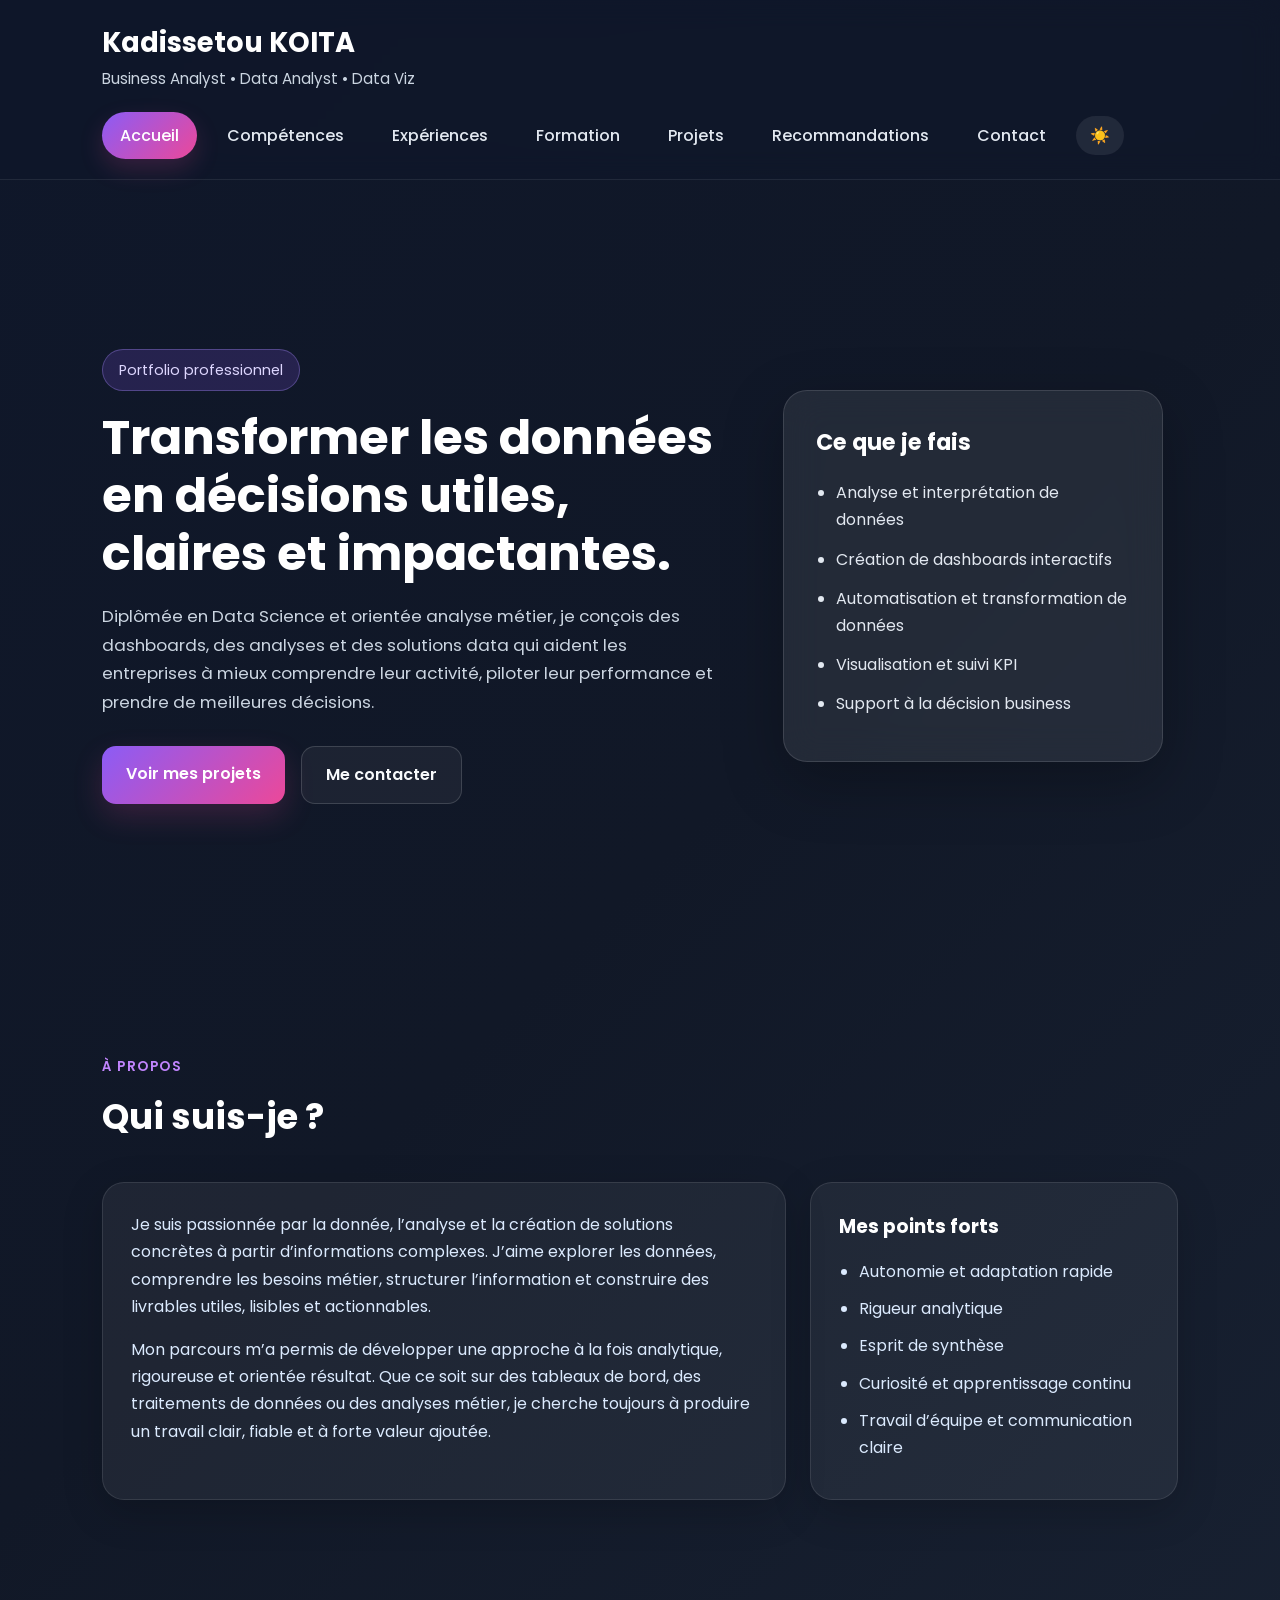
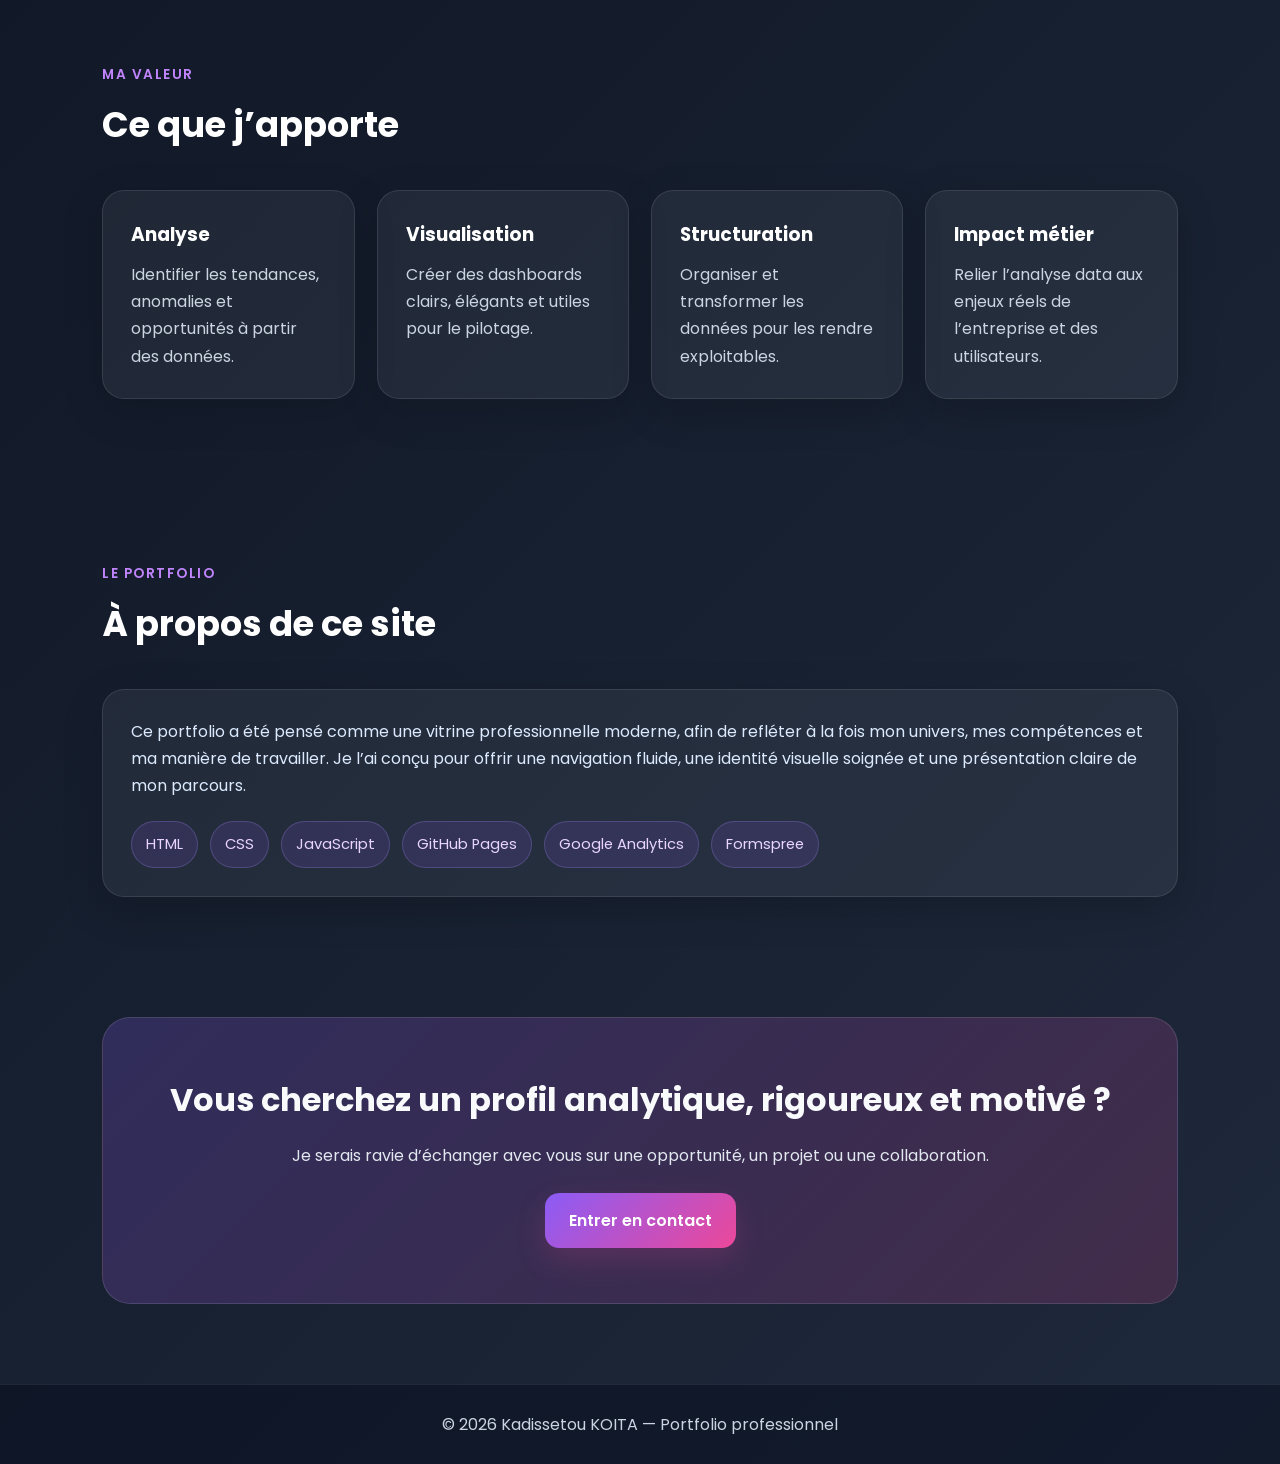
<file: index.html>
<!DOCTYPE html>
<html lang="fr">
<head>
  <meta charset="UTF-8">
  <meta name="viewport" content="width=device-width, initial-scale=1.0">
  <title>Kadissetou KOITA | Portfolio</title>
  <link rel="stylesheet" href="style.css">

  <!-- Google Fonts -->
  <link rel="preconnect" href="https://fonts.googleapis.com">
  <link rel="preconnect" href="https://fonts.gstatic.com" crossorigin>
  <link href="https://fonts.googleapis.com/css2?family=Poppins:wght@300;400;500;600;700;800&display=swap" rel="stylesheet">

  <!-- Google tag (gtag.js) -->
  <script async src="https://www.googletagmanager.com/gtag/js?id=G-VDNMV1EVS3"></script>
  <script>
    window.dataLayer = window.dataLayer || [];
    function gtag(){dataLayer.push(arguments);}
    gtag('js', new Date());
    gtag('config', 'G-VDNMV1EVS3');
  </script>
</head>
<body>

  <header class="header">
    <div class="logo">
      <h1>Kadissetou KOITA</h1>
      <p>Business Analyst • Data Analyst • Data Viz</p>
    </div>

    <nav class="navbar">
      <a href="index.html" class="active">Accueil</a>
      <a href="competences.html">Compétences</a>
      <a href="experiences.html">Expériences</a>
      <a href="formation.html">Formation</a>
      <a href="projets_realises.html">Projets</a>
      <a href="recommandations.html">Recommandations</a>
      <a href="contact.html">Contact</a>

      <button class="theme-toggle" id="theme-toggle">☀️</button>
    </nav>
  </header>

  <main>

    <!-- HERO -->
    <section class="hero reveal">
      <div class="hero-text">
        <span class="badge">Portfolio professionnel</span>
        <h2>Transformer les données en décisions utiles, claires et impactantes.</h2>
        <p>
          Diplômée en Data Science et orientée analyse métier, je conçois des dashboards, 
          des analyses et des solutions data qui aident les entreprises à mieux comprendre 
          leur activité, piloter leur performance et prendre de meilleures décisions.
        </p>

        <div class="hero-buttons">
          <a href="projets_realises.html" class="btn-primary">Voir mes projets</a>
          <a href="contact.html" class="btn-secondary">Me contacter</a>
        </div>
      </div>

      <div class="hero-card">
        <div class="glass-card">
          <h3>Ce que je fais</h3>
          <ul>
            <li>Analyse et interprétation de données</li>
            <li>Création de dashboards interactifs</li>
            <li>Automatisation et transformation de données</li>
            <li>Visualisation et suivi KPI</li>
            <li>Support à la décision business</li>
          </ul>
        </div>
      </div>
    </section>

    <!-- A PROPOS -->
    <section class="section reveal">
      <div class="section-title">
        <span>À propos</span>
        <h2>Qui suis-je ?</h2>
      </div>

      <div class="about-grid">
        <div class="about-card large-card">
          <p>
            Je suis passionnée par la donnée, l’analyse et la création de solutions concrètes 
            à partir d’informations complexes. J’aime explorer les données, comprendre les besoins 
            métier, structurer l’information et construire des livrables utiles, lisibles et actionnables.
          </p>

          <p>
            Mon parcours m’a permis de développer une approche à la fois analytique, rigoureuse 
            et orientée résultat. Que ce soit sur des tableaux de bord, des traitements de données 
            ou des analyses métier, je cherche toujours à produire un travail clair, fiable et à forte valeur ajoutée.
          </p>
        </div>

        <div class="about-card">
          <h3>Mes points forts</h3>
          <ul>
            <li>Autonomie et adaptation rapide</li>
            <li>Rigueur analytique</li>
            <li>Esprit de synthèse</li>
            <li>Curiosité et apprentissage continu</li>
            <li>Travail d’équipe et communication claire</li>
          </ul>
        </div>
      </div>
    </section>

    <!-- VALEUR -->
    <section class="section reveal">
      <div class="section-title">
        <span>Ma valeur</span>
        <h2>Ce que j’apporte</h2>
      </div>

      <div class="cards-grid">
        <div class="info-card">
          <h3>Analyse</h3>
          <p>Identifier les tendances, anomalies et opportunités à partir des données.</p>
        </div>

        <div class="info-card">
          <h3>Visualisation</h3>
          <p>Créer des dashboards clairs, élégants et utiles pour le pilotage.</p>
        </div>

        <div class="info-card">
          <h3>Structuration</h3>
          <p>Organiser et transformer les données pour les rendre exploitables.</p>
        </div>

        <div class="info-card">
          <h3>Impact métier</h3>
          <p>Relier l’analyse data aux enjeux réels de l’entreprise et des utilisateurs.</p>
        </div>
      </div>
    </section>

    <!-- SITE -->
    <section class="section reveal">
      <div class="section-title">
        <span>Le portfolio</span>
        <h2>À propos de ce site</h2>
      </div>

      <div class="site-box">
        <p>
          Ce portfolio a été pensé comme une vitrine professionnelle moderne, afin de refléter 
          à la fois mon univers, mes compétences et ma manière de travailler.  
          Je l’ai conçu pour offrir une navigation fluide, une identité visuelle soignée et une 
          présentation claire de mon parcours.
        </p>

        <div class="tech-tags">
          <span>HTML</span>
          <span>CSS</span>
          <span>JavaScript</span>
          <span>GitHub Pages</span>
          <span>Google Analytics</span>
          <span>Formspree</span>
        </div>
      </div>
    </section>

    <!-- CTA -->
    <section class="cta reveal">
      <h2>Vous cherchez un profil analytique, rigoureux et motivé ?</h2>
      <p>
        Je serais ravie d’échanger avec vous sur une opportunité, un projet ou une collaboration.
      </p>
      <a href="contact.html" class="btn-primary">Entrer en contact</a>
    </section>

  </main>

  <footer class="footer">
    <p>© 2026 Kadissetou KOITA — Portfolio professionnel</p>
  </footer>

  <script src="script.js"></script>
</body>
</html>
</file>
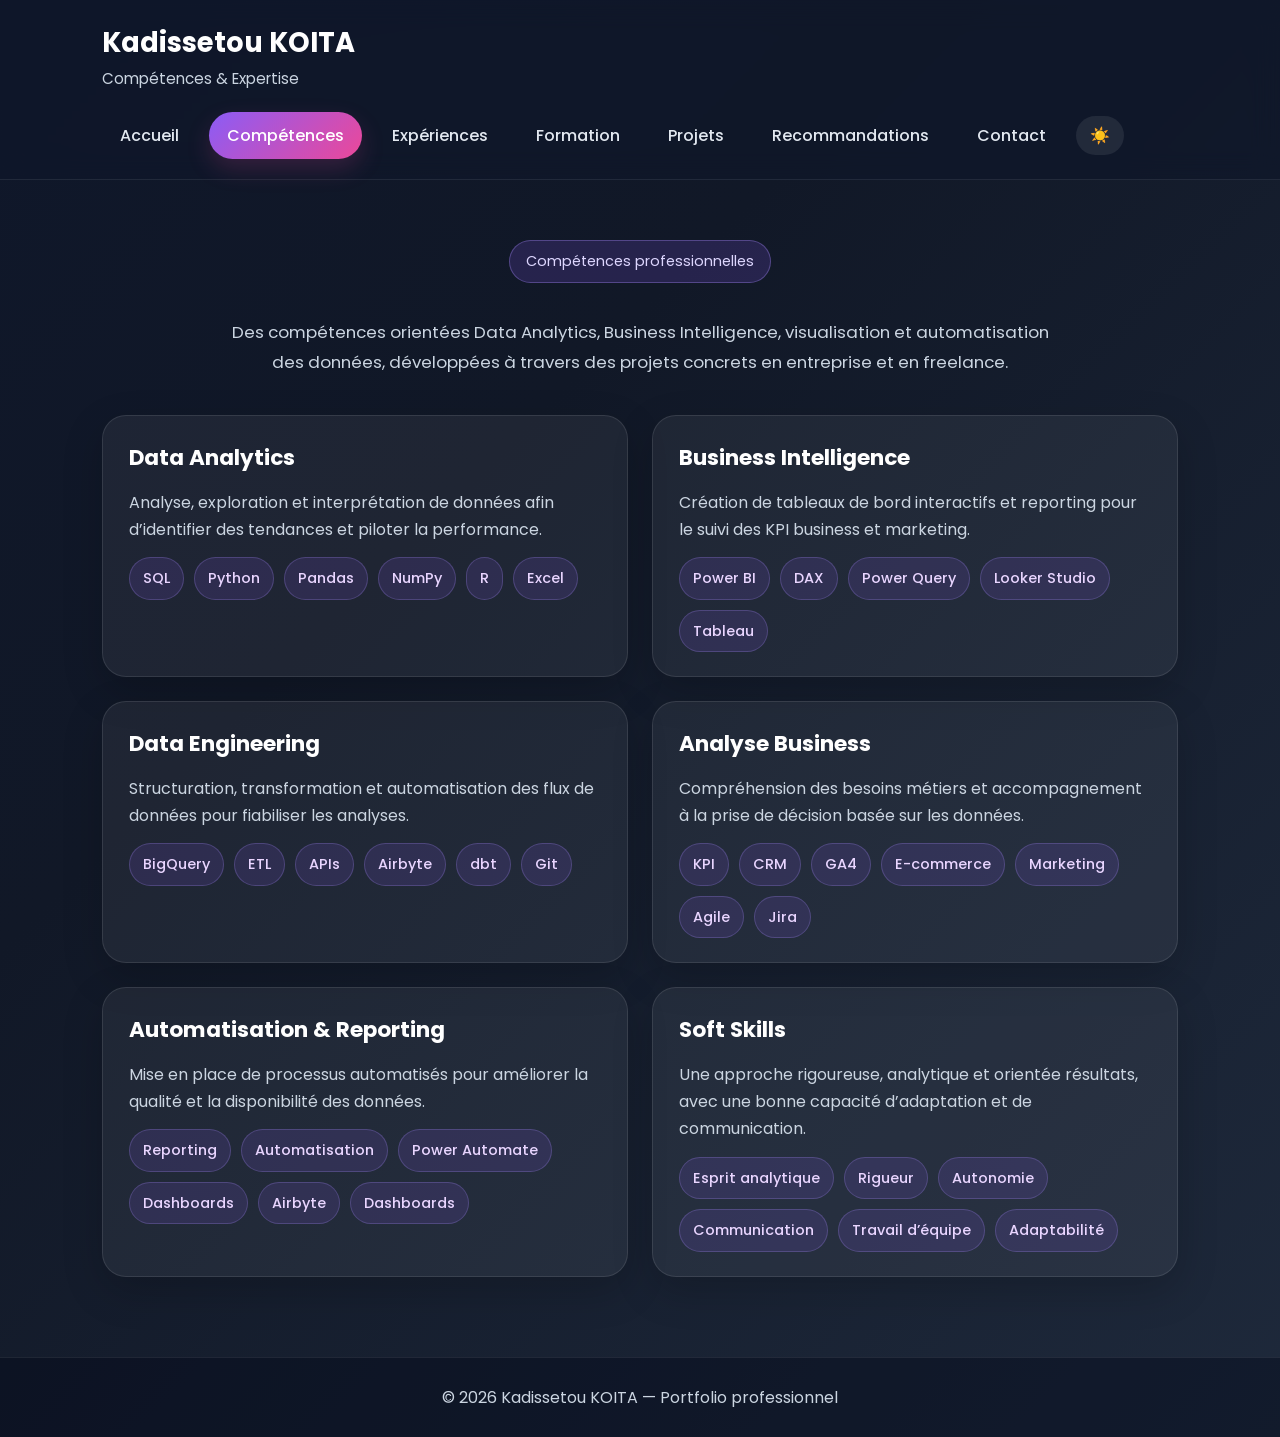
<file: competences.html>
<!DOCTYPE html>
<html lang="fr">
<head>
  <meta charset="UTF-8">
  <meta name="viewport" content="width=device-width, initial-scale=1.0">

  <title>Compétences | Kadissetou KOITA</title>

  <link rel="stylesheet" href="style.css">

  <!-- Google Fonts -->
  <link rel="preconnect" href="https://fonts.googleapis.com">
  <link rel="preconnect" href="https://fonts.gstatic.com" crossorigin>
  <link href="https://fonts.googleapis.com/css2?family=Poppins:wght@300;400;500;600;700;800&display=swap" rel="stylesheet">

  <!-- Google Analytics -->
  <script async src="https://www.googletagmanager.com/gtag/js?id=G-VDNMV1EVS3"></script>

  <script>
    window.dataLayer = window.dataLayer || [];
    function gtag(){dataLayer.push(arguments);}
    gtag('js', new Date());
    gtag('config', 'G-VDNMV1EVS3');
  </script>
</head>

<body class="competences-page">

  <!-- HEADER -->
  <header class="header">

    <div class="logo">
      <h1>Kadissetou KOITA</h1>
      <p>Compétences & Expertise</p>
    </div>

    <nav class="navbar">
      <a href="index.html">Accueil</a>
      <a href="competences.html" class="active">Compétences</a>
      <a href="experiences.html">Expériences</a>
      <a href="formation.html">Formation</a>
      <a href="projets_realises.html">Projets</a>
      <a href="recommandations.html">Recommandations</a>
      <a href="contact.html">Contact</a>

      <button class="theme-toggle" id="theme-toggle">☀️</button>
    </nav>

  </header>

  <!-- MAIN -->
  <main class="competences-main">

    <!-- INTRO -->
    <section class="competences-intro reveal">

      <span class="badge">Compétences professionnelles</span>

      <p>
        Des compétences orientées Data Analytics, Business Intelligence,
        visualisation et automatisation des données, développées à travers
        des projets concrets en entreprise et en freelance.
      </p>

    </section>

    <!-- GRID -->
    <section class="competences-grid reveal">

      <!-- CARD 1 -->
      <article class="competence-card">

        <h3>Data Analytics</h3>

        <p>
          Analyse, exploration et interprétation de données
          afin d’identifier des tendances et piloter la performance.
        </p>

        <div class="competence-tags">
          <span>SQL</span>
          <span>Python</span>
          <span>Pandas</span>
          <span>NumPy</span>
          <span>R</span>
          <span>Excel</span>
        </div>

      </article>

      <!-- CARD 2 -->
      <article class="competence-card">

        <h3>Business Intelligence</h3>

        <p>
          Création de tableaux de bord interactifs et reporting
          pour le suivi des KPI business et marketing.
        </p>

        <div class="competence-tags">
          <span>Power BI</span>
          <span>DAX</span>
          <span>Power Query</span>
          <span>Looker Studio</span>
          <span>Tableau</span>
        </div>

      </article>

      <!-- CARD 3 -->
      <article class="competence-card">

        <h3>Data Engineering</h3>

        <p>
          Structuration, transformation et automatisation
          des flux de données pour fiabiliser les analyses.
        </p>

        <div class="competence-tags">
          <span>BigQuery</span>
          <span>ETL</span>
          <span>APIs</span>
          <span>Airbyte</span>
          <span>dbt</span>
          <span>Git</span>
        </div>

      </article>

      <!-- CARD 4 -->
      <article class="competence-card">

        <h3>Analyse Business</h3>

        <p>
          Compréhension des besoins métiers et accompagnement
          à la prise de décision basée sur les données.
        </p>

        <div class="competence-tags">
          <span>KPI</span>
          <span>CRM</span>
          <span>GA4</span>
          <span>E-commerce</span>
          <span>Marketing</span>
          <span>Agile</span>
          <span>Jira</span>
        </div>

      </article>

      <!-- CARD 5 -->
      <article class="competence-card">

        <h3>Automatisation & Reporting</h3>

        <p>
          Mise en place de processus automatisés pour
          améliorer la qualité et la disponibilité des données.
        </p>

        <div class="competence-tags">
          <span>Reporting</span>
          <span>Automatisation</span>
          <span>Power Automate</span>
          <span>Dashboards</span>
          <span>Airbyte</span>
          <span>Dashboards</span>
        </div>

      </article>

      <!-- CARD 6 -->
      <article class="competence-card">

        <h3>Soft Skills</h3>

        <p>
          Une approche rigoureuse, analytique et orientée résultats,
          avec une bonne capacité d’adaptation et de communication.
        </p>

        <div class="competence-tags">
          <span>Esprit analytique</span>
          <span>Rigueur</span>
          <span>Autonomie</span>
          <span>Communication</span>
          <span>Travail d’équipe</span>
          <span>Adaptabilité</span>
        </div>

      </article>

    </section>

  </main>

  <!-- FOOTER -->
  <footer class="footer">
    <p>© 2026 Kadissetou KOITA — Portfolio professionnel</p>
  </footer>

  <script src="script.js"></script>

</body>
</html>
</file>
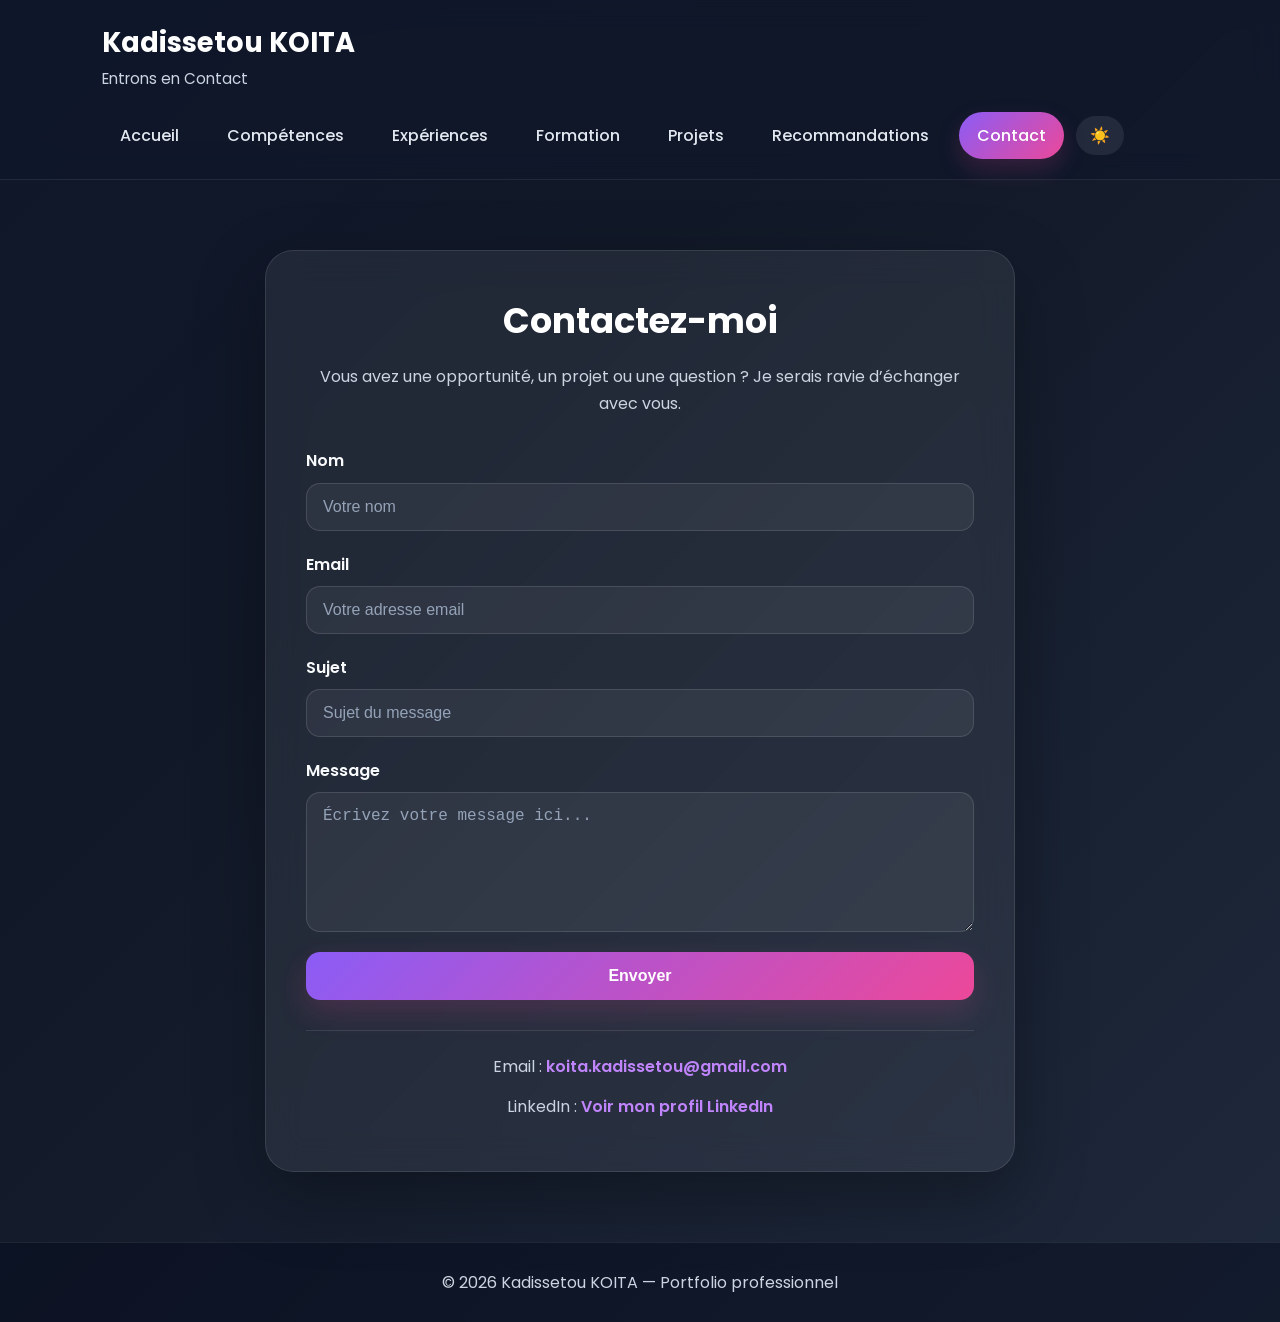
<file: contact.html>
<!DOCTYPE html>
<html lang="fr">
<head>
  <meta charset="UTF-8">
  <meta name="viewport" content="width=device-width, initial-scale=1.0">
  <title>Contact | Kadissetou KOITA</title>

  <link rel="stylesheet" href="style.css">

  <!-- Google Fonts -->
  <link rel="preconnect" href="https://fonts.googleapis.com">
  <link rel="preconnect" href="https://fonts.gstatic.com" crossorigin>
  <link href="https://fonts.googleapis.com/css2?family=Poppins:wght@300;400;500;600;700;800&display=swap" rel="stylesheet">
</head>

<body class="contact-page">

  <!-- HEADER -->
  <header class="header">
    <div class="logo">
      <h1>Kadissetou KOITA</h1>
      <p>Entrons en Contact</p>
    </div>

    <nav class="navbar">
      <a href="index.html">Accueil</a>
      <a href="competences.html">Compétences</a>
      <a href="experiences.html">Expériences</a>
      <a href="formation.html">Formation</a>
      <a href="projets_realises.html">Projets</a>
      <a href="recommandations.html">Recommandations</a>
      <a href="contact.html" class="active">Contact</a>

      <button class="theme-toggle" id="theme-toggle">☀️</button>
    </nav>
  </header>

  <!-- MAIN -->
  <main class="contact-main">

    <div class="contact-container">

      <h1>Contactez-moi</h1>

      <p>
        Vous avez une opportunité, un projet ou une question ?
        Je serais ravie d’échanger avec vous.
      </p>

      <!-- FORMULAIRE -->
      <form class="contact-form" action="https://formspree.io/f/xaqvlera" method="POST">

        <div class="form-group">
          <label for="name">Nom</label>
          <input type="text" id="name" name="name" placeholder="Votre nom" required>
        </div>

        <div class="form-group">
          <label for="email">Email</label>
          <input type="email" id="email" name="email" placeholder="Votre adresse email" required>
        </div>

        <div class="form-group">
          <label for="subject">Sujet</label>
          <input type="text" id="subject" name="subject" placeholder="Sujet du message" required>
        </div>

        <div class="form-group">
          <label for="message">Message</label>
          <textarea id="message" name="message" placeholder="Écrivez votre message ici..." required></textarea>
        </div>

        <button type="submit" class="btn-submit">
          Envoyer
        </button>

      </form>

      <!-- INFOS -->
      <div class="contact-info">

        <p>
          Email :
          <a href="mailto:koita.kadissetou@gmail.com">
            koita.kadissetou@gmail.com
          </a>
        </p>

        <p>
          LinkedIn :
          <a href="http://linkedin.com/in/kadissetou-koita-6a1601159" target="_blank">
            Voir mon profil LinkedIn
          </a>
        </p>

      </div>

    </div>

  </main>

  <!-- FOOTER -->
  <footer class="footer">
    <p>© 2026 Kadissetou KOITA — Portfolio professionnel</p>
  </footer>

  <script src="script.js"></script>

</body>
</html>
</file>
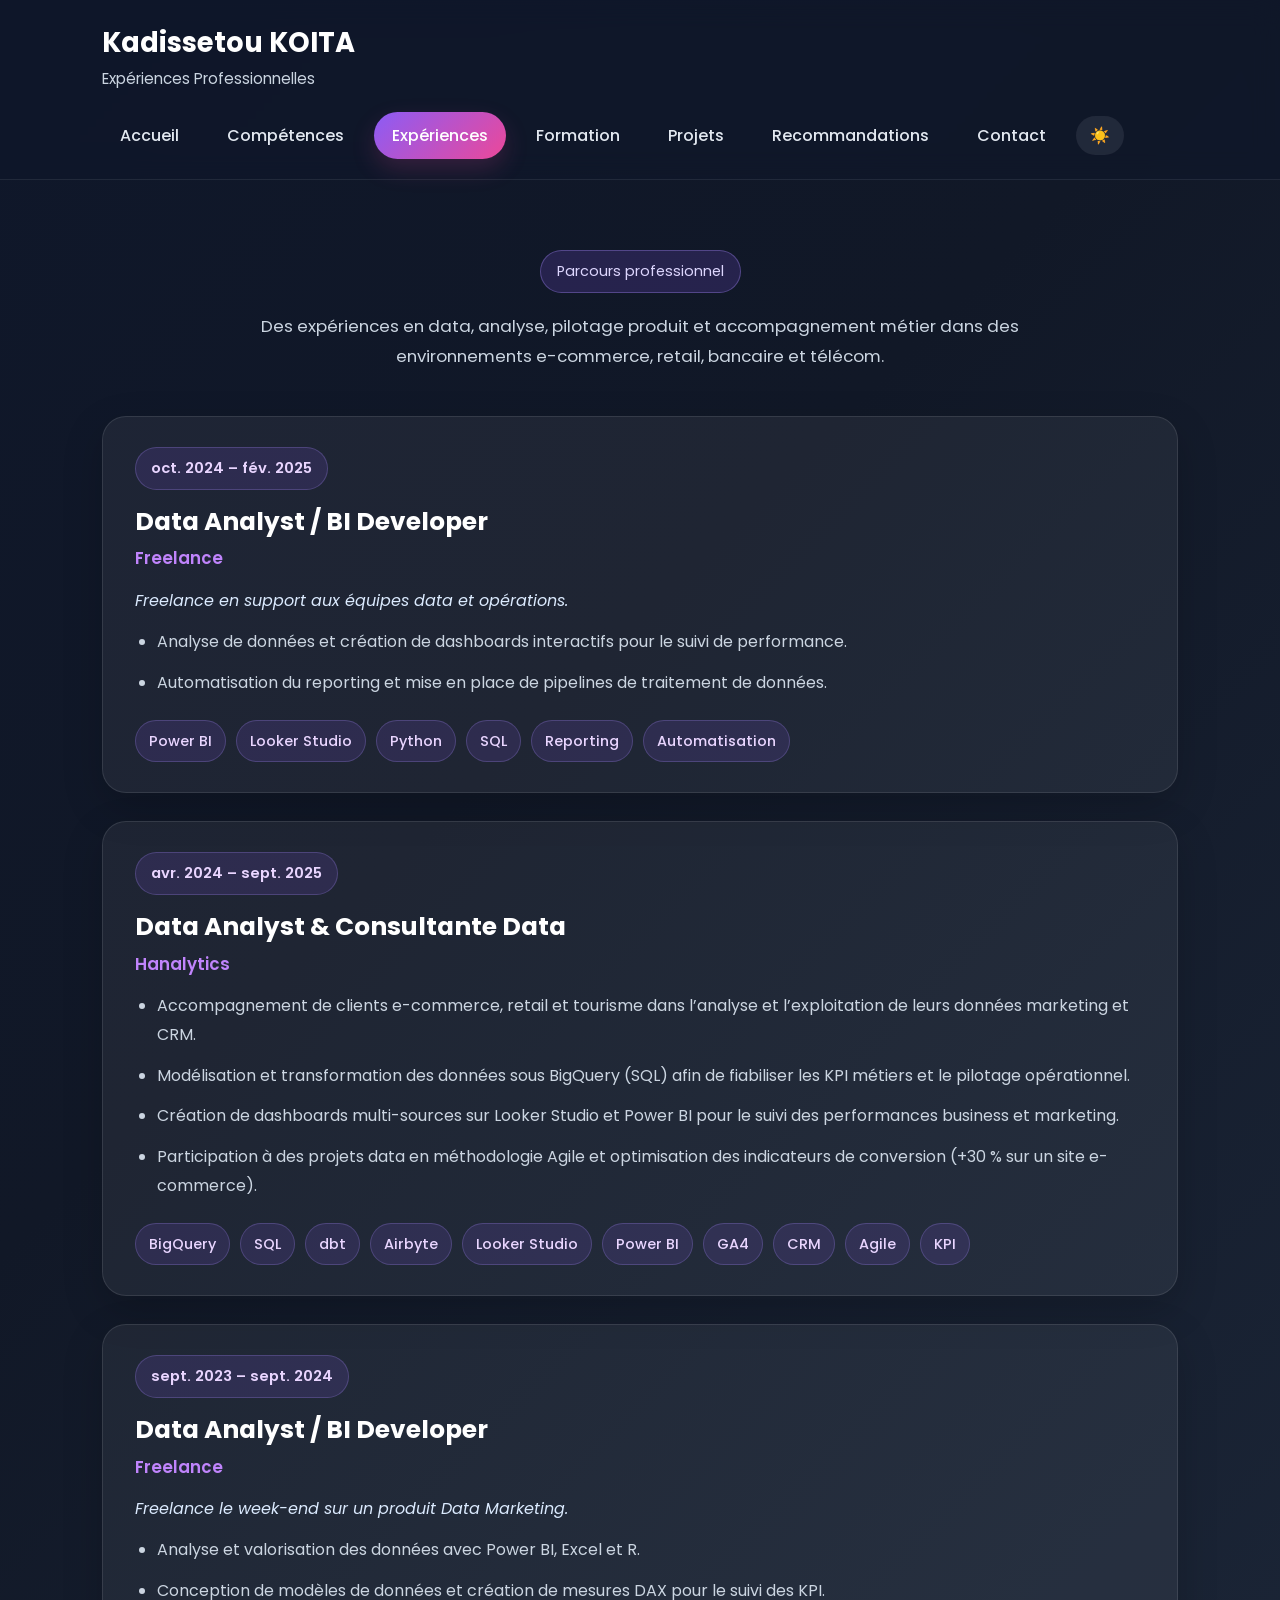
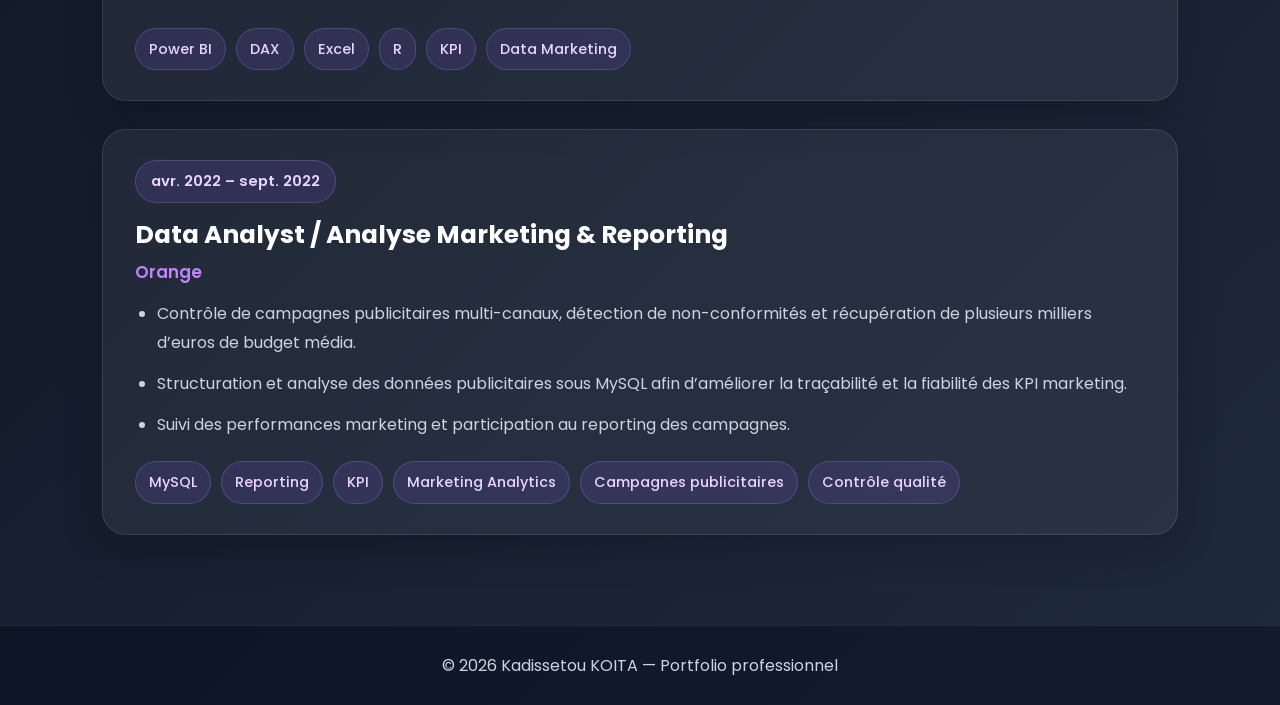
<file: experiences.html>
<!DOCTYPE html>
<html lang="fr">
<head>
  <meta charset="UTF-8">
  <meta name="viewport" content="width=device-width, initial-scale=1.0">
  <title>Expériences | Kadissetou KOITA</title>
  <link rel="stylesheet" href="style.css">

  <link rel="preconnect" href="https://fonts.googleapis.com">
  <link rel="preconnect" href="https://fonts.gstatic.com" crossorigin>
  <link href="https://fonts.googleapis.com/css2?family=Poppins:wght@300;400;500;600;700;800&display=swap" rel="stylesheet">

  <script async src="https://www.googletagmanager.com/gtag/js?id=G-VDNMV1EVS3"></script>
  <script>
    window.dataLayer = window.dataLayer || [];
    function gtag(){dataLayer.push(arguments);}
    gtag('js', new Date());
    gtag('config', 'G-VDNMV1EVS3');
  </script>
</head>

<body class="experiences-page">

  <header class="header">
    <div class="logo">
      <h1>Kadissetou KOITA</h1>
      <p>Expériences Professionnelles</p>
    </div>

    <nav class="navbar">
      <a href="index.html">Accueil</a>
      <a href="competences.html">Compétences</a>
      <a href="experiences.html" class="active">Expériences</a>
      <a href="formation.html">Formation</a>
      <a href="projets_realises.html">Projets</a>
      <a href="recommandations.html">Recommandations</a>
      <a href="contact.html">Contact</a>

      <button class="theme-toggle" id="theme-toggle">☀️</button>
    </nav>
  </header>

  <main class="experiences-main">

    <section class="experiences-intro reveal">
      <span class="badge">Parcours professionnel</span>
      <p>
        Des expériences en data, analyse, pilotage produit et accompagnement métier
        dans des environnements e-commerce, retail, bancaire et télécom.
      </p>
    </section>

    <section class="experiences-grid reveal">

      <article class="experience-card">
        <span class="experience-date">oct. 2024 – fév. 2025</span>
        <h3>Data Analyst / BI Developer</h3>
        <h4>Freelance</h4>

        <p class="experience-intro-text">
          Freelance en support aux équipes data et opérations.
        </p>

        <ul>
          <li>Analyse de données et création de dashboards interactifs pour le suivi de performance.</li>
          <li>Automatisation du reporting et mise en place de pipelines de traitement de données.</li>
        </ul>

        <div class="experience-tags">
          <span>Power BI</span>
          <span>Looker Studio</span>
          <span>Python</span>
          <span>SQL</span>
          <span>Reporting</span>
          <span>Automatisation</span>
        </div>
      </article>

      <article class="experience-card">
        <span class="experience-date">avr. 2024 – sept. 2025</span>
        <h3>Data Analyst & Consultante Data</h3>
        <h4>Hanalytics</h4>

        <ul>
          <li>Accompagnement de clients e-commerce, retail et tourisme dans l’analyse et l’exploitation de leurs données marketing et CRM.</li>
          <li>Modélisation et transformation des données sous BigQuery (SQL) afin de fiabiliser les KPI métiers et le pilotage opérationnel.</li>
          <li>Création de dashboards multi-sources sur Looker Studio et Power BI pour le suivi des performances business et marketing.</li>
          <li>Participation à des projets data en méthodologie Agile et optimisation des indicateurs de conversion (+30 % sur un site e-commerce).</li>
        </ul>

        <div class="experience-tags">
          <span>BigQuery</span>
          <span>SQL</span>
          <span>dbt</span>
          <span>Airbyte</span>
          <span>Looker Studio</span>
          <span>Power BI</span>
          <span>GA4</span>
          <span>CRM</span>
          <span>Agile</span>
          <span>KPI</span>
        </div>
      </article>

      <article class="experience-card">
        <span class="experience-date">sept. 2023 – sept. 2024</span>
        <h3>Data Analyst / BI Developer</h3>
        <h4>Freelance</h4>

        <p class="experience-intro-text">
          Freelance le week-end sur un produit Data Marketing.
        </p>

        <ul>
          <li>Analyse et valorisation des données avec Power BI, Excel et R.</li>
          <li>Conception de modèles de données et création de mesures DAX pour le suivi des KPI.</li>
        </ul>

        <div class="experience-tags">
          <span>Power BI</span>
          <span>DAX</span>
          <span>Excel</span>
          <span>R</span>
          <span>KPI</span>
          <span>Data Marketing</span>
        </div>
      </article>

      <article class="experience-card">
        <span class="experience-date">avr. 2022 – sept. 2022</span>
        <h3>Data Analyst / Analyse Marketing & Reporting</h3>
        <h4>Orange</h4>

        <ul>
          <li>Contrôle de campagnes publicitaires multi-canaux, détection de non-conformités et récupération de plusieurs milliers d’euros de budget média.</li>
          <li>Structuration et analyse des données publicitaires sous MySQL afin d’améliorer la traçabilité et la fiabilité des KPI marketing.</li>
          <li>Suivi des performances marketing et participation au reporting des campagnes.</li>
        </ul>

        <div class="experience-tags">
          <span>MySQL</span>
          <span>Reporting</span>
          <span>KPI</span>
          <span>Marketing Analytics</span>
          <span>Campagnes publicitaires</span>
          <span>Contrôle qualité</span>
        </div>
      </article>

    </section>

  </main>

  <footer class="footer">
    <p>© 2026 Kadissetou KOITA — Portfolio professionnel</p>
  </footer>

  <script src="script.js"></script>

</body>
</html>
</file>
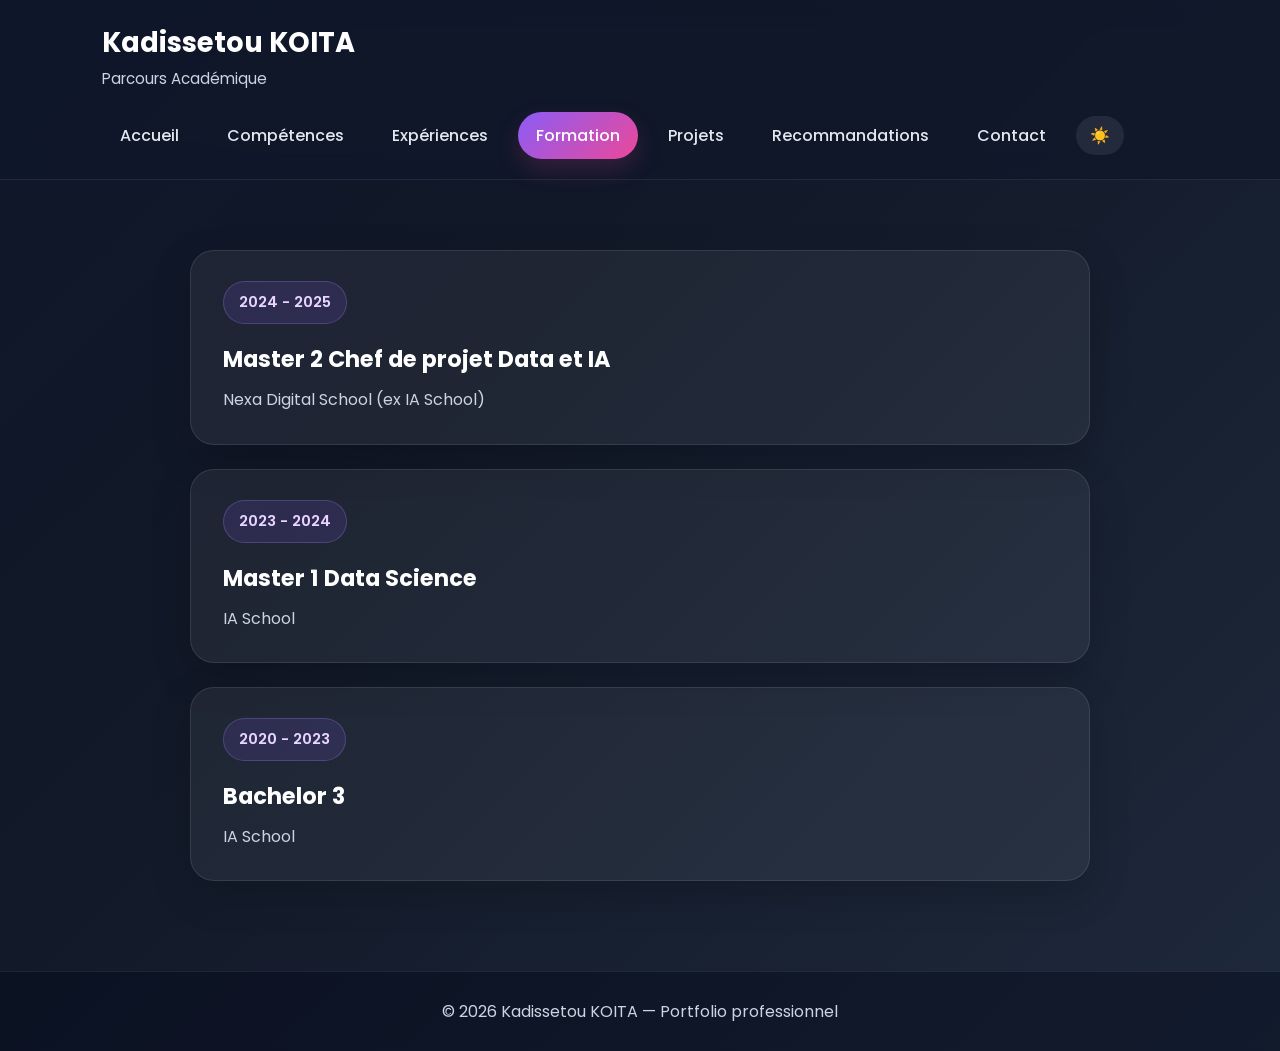
<file: formation.html>
<!DOCTYPE html>
<html lang="fr">
<head>
  <meta charset="UTF-8">
  <meta name="viewport" content="width=device-width, initial-scale=1.0">
  <title>Formation | Kadissetou KOITA</title>
  <link rel="stylesheet" href="style.css">

  <link rel="preconnect" href="https://fonts.googleapis.com">
  <link rel="preconnect" href="https://fonts.gstatic.com" crossorigin>
  <link href="https://fonts.googleapis.com/css2?family=Poppins:wght@300;400;500;600;700;800&display=swap" rel="stylesheet">

  <script async src="https://www.googletagmanager.com/gtag/js?id=G-VDNMV1EVS3"></script>
  <script>
    window.dataLayer = window.dataLayer || [];
    function gtag(){dataLayer.push(arguments);}
    gtag('js', new Date());
    gtag('config', 'G-VDNMV1EVS3');
  </script>
</head>
<body class="formation-page">

  <header class="header">
    <div class="logo">
      <h1>Kadissetou KOITA</h1>
      <p>Parcours Académique</p>
    </div>

    <nav class="navbar">
      <a href="index.html">Accueil</a>
      <a href="competences.html">Compétences</a>
      <a href="experiences.html">Expériences</a>
      <a href="formation.html" class="active">Formation</a>
      <a href="projets_realises.html">Projets</a>
      <a href="recommandations.html">Recommandations</a>
      <a href="contact.html">Contact</a>

      <button class="theme-toggle" id="theme-toggle">☀️</button>
    </nav>
  </header>

  <main class="formation-main">
    <section class="formation-cards reveal">
      <article class="formation-card">
        <span class="formation-year">2024 - 2025</span>
        <h3>Master 2 Chef de projet Data et IA</h3>
        <p>Nexa Digital School (ex IA School)</p>
      </article>

      <article class="formation-card">
        <span class="formation-year">2023 - 2024</span>
        <h3>Master 1 Data Science</h3>
        <p>IA School</p>
      </article>

      <article class="formation-card">
        <span class="formation-year">2020 - 2023</span>
        <h3>Bachelor 3</h3>
        <p>IA School</p>
      </article>
    </section>
  </main>

  <footer class="footer">
    <p>© 2026 Kadissetou KOITA — Portfolio professionnel</p>
  </footer>

  <script src="script.js"></script>
</body>
</html>
</file>
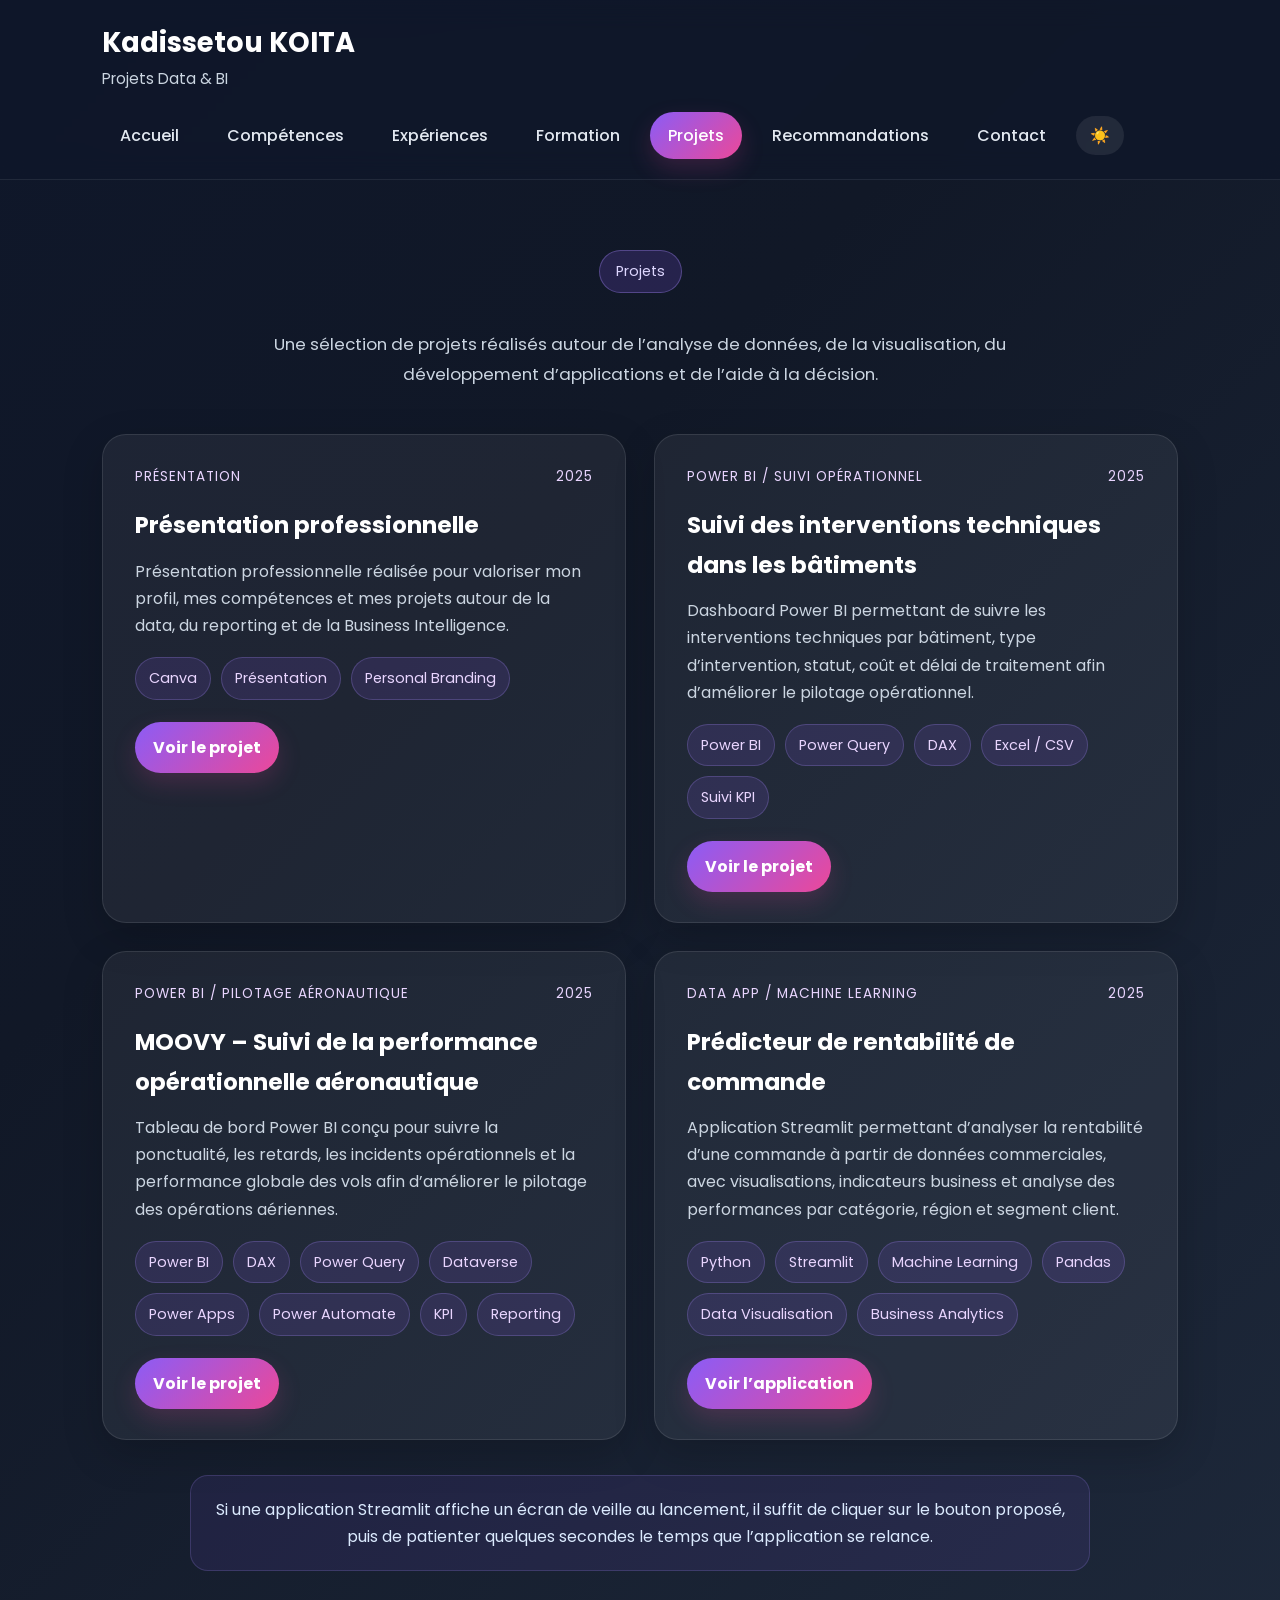
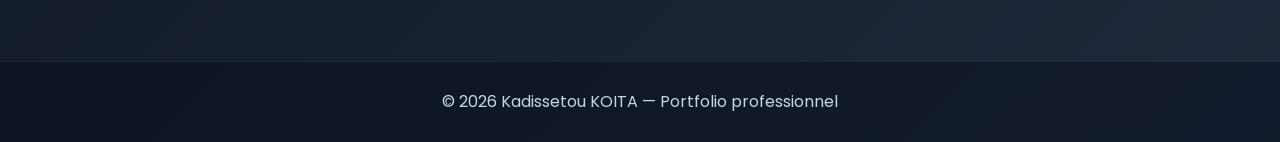
<file: projets_realises.html>
<!DOCTYPE html>
<html lang="fr">
<head>
  <meta charset="UTF-8">
  <meta name="viewport" content="width=device-width, initial-scale=1.0">
  <title>Projets | Kadissetou KOITA</title>

  <link rel="stylesheet" href="style.css">

  <link rel="preconnect" href="https://fonts.googleapis.com">
  <link rel="preconnect" href="https://fonts.gstatic.com" crossorigin>
  <link href="https://fonts.googleapis.com/css2?family=Poppins:wght@300;400;500;600;700;800&display=swap" rel="stylesheet">

  <script async src="https://www.googletagmanager.com/gtag/js?id=G-VDNMV1EVS3"></script>
  <script>
    window.dataLayer = window.dataLayer || [];
    function gtag(){dataLayer.push(arguments);}
    gtag('js', new Date());
    gtag('config', 'G-VDNMV1EVS3');
  </script>
</head>

<body class="projects-page">

  <header class="header">
    <div class="logo">
      <h1>Kadissetou KOITA</h1>
      <p>Projets Data & BI</p>
    </div>

    <nav class="navbar">
      <a href="index.html">Accueil</a>
      <a href="competences.html">Compétences</a>
      <a href="experiences.html">Expériences</a>
      <a href="formation.html">Formation</a>
      <a href="projets_realises.html" class="active">Projets</a>
      <a href="recommandations.html">Recommandations</a>
      <a href="contact.html">Contact</a>

      <button class="theme-toggle" id="theme-toggle">☀️</button>
    </nav>
  </header>

  <main class="projects-main">

    <section class="projects-intro reveal">
      <span class="badge">Projets</span>
      <p>
        Une sélection de projets réalisés autour de l’analyse de données, de la visualisation,
        du développement d’applications et de l’aide à la décision.
      </p>
    </section>

    <section class="projects-grid reveal">

      <article class="project-card">
        <div class="project-top">
          <span class="project-category">Présentation</span>
          <span class="project-year">2025</span>
        </div>

        <h3>Présentation professionnelle</h3>

        <p>Présentation professionnelle réalisée pour valoriser mon profil,
           mes compétences et mes projets autour de la data, du reporting
           et de la Business Intelligence.
        </p>

        <div class="project-tags">
          <span>Canva</span>
          <span>Présentation</span>
          <span>Personal Branding</span>
        </div>

        <a class="project-link" href="https://github.com/Kadiikoita/Presentation_kadi" target="_blank" rel="noopener noreferrer">
          Voir le projet
        </a>
      </article>

      <article class="project-card">
        <div class="project-top">
          <span class="project-category">Power BI / Suivi opérationnel</span>
          <span class="project-year">2025</span>
        </div>
      
        <h3>Suivi des interventions techniques dans les bâtiments</h3>
      
        <p>
          Dashboard Power BI permettant de suivre les interventions techniques par bâtiment,
          type d’intervention, statut, coût et délai de traitement afin d’améliorer le pilotage opérationnel.
        </p>
      
        <div class="project-tags">
          <span>Power BI</span>
          <span>Power Query</span>
          <span>DAX</span>
          <span>Excel / CSV</span>
          <span>Suivi KPI</span>
        </div>
      
        <a class="project-link" href="https://github.com/Kadiikoita/batiment" target="_blank" rel="noopener noreferrer">
          Voir le projet
        </a>
      </article>
    

     <article class="project-card">

          <div class="project-top">
            <span class="project-category">Power BI / Pilotage aéronautique</span>
            <span class="project-year">2025</span>
          </div>
        
          <h3>MOOVY – Suivi de la performance opérationnelle aéronautique</h3>
        
          <p>
            Tableau de bord Power BI conçu pour suivre la ponctualité,
            les retards, les incidents opérationnels et la performance
            globale des vols afin d’améliorer le pilotage des opérations aériennes.
          </p>
        
          <div class="project-tags">
            <span>Power BI</span>
            <span>DAX</span>
            <span>Power Query</span>
            <span>Dataverse</span>
            <span>Power Apps</span>
            <span>Power Automate</span>
            <span>KPI</span>
            <span>Reporting</span>
          </div>
        
          <a class="project-link"
             href="https://github.com/Kadiikoita/moovy"
             target="_blank"
             rel="noopener noreferrer">
             Voir le projet
          </a>
        
        </article>

      <article class="project-card">

        <div class="project-top">
          <span class="project-category">Data App / Machine Learning</span>
          <span class="project-year">2025</span>
        </div>
      
        <h3>Prédicteur de rentabilité de commande</h3>
      
        <p>
          Application Streamlit permettant d’analyser la rentabilité
          d’une commande à partir de données commerciales, avec visualisations,
          indicateurs business et analyse des performances par catégorie,
          région et segment client.
        </p>
      
        <div class="project-tags">
          <span>Python</span>
          <span>Streamlit</span>
          <span>Machine Learning</span>
          <span>Pandas</span>
          <span>Data Visualisation</span>
          <span>Business Analytics</span>
        </div>
      
        <a class="project-link"
           href="https://commandeappuit-gsescfaszplm7r4pdzvifc.streamlit.app/"
           target="_blank"
           rel="noopener noreferrer">
           Voir l’application
        </a>
      
      </article>

    </section>

    <section class="projects-note reveal">
      <p>
        Si une application Streamlit affiche un écran de veille au lancement, il suffit de cliquer sur le bouton proposé,
        puis de patienter quelques secondes le temps que l’application se relance.
      </p>
    </section>

  </main>

  <footer class="footer">
    <p>© 2026 Kadissetou KOITA — Portfolio professionnel</p>
  </footer>

  <script src="script.js"></script>
</body>
</html>
</file>
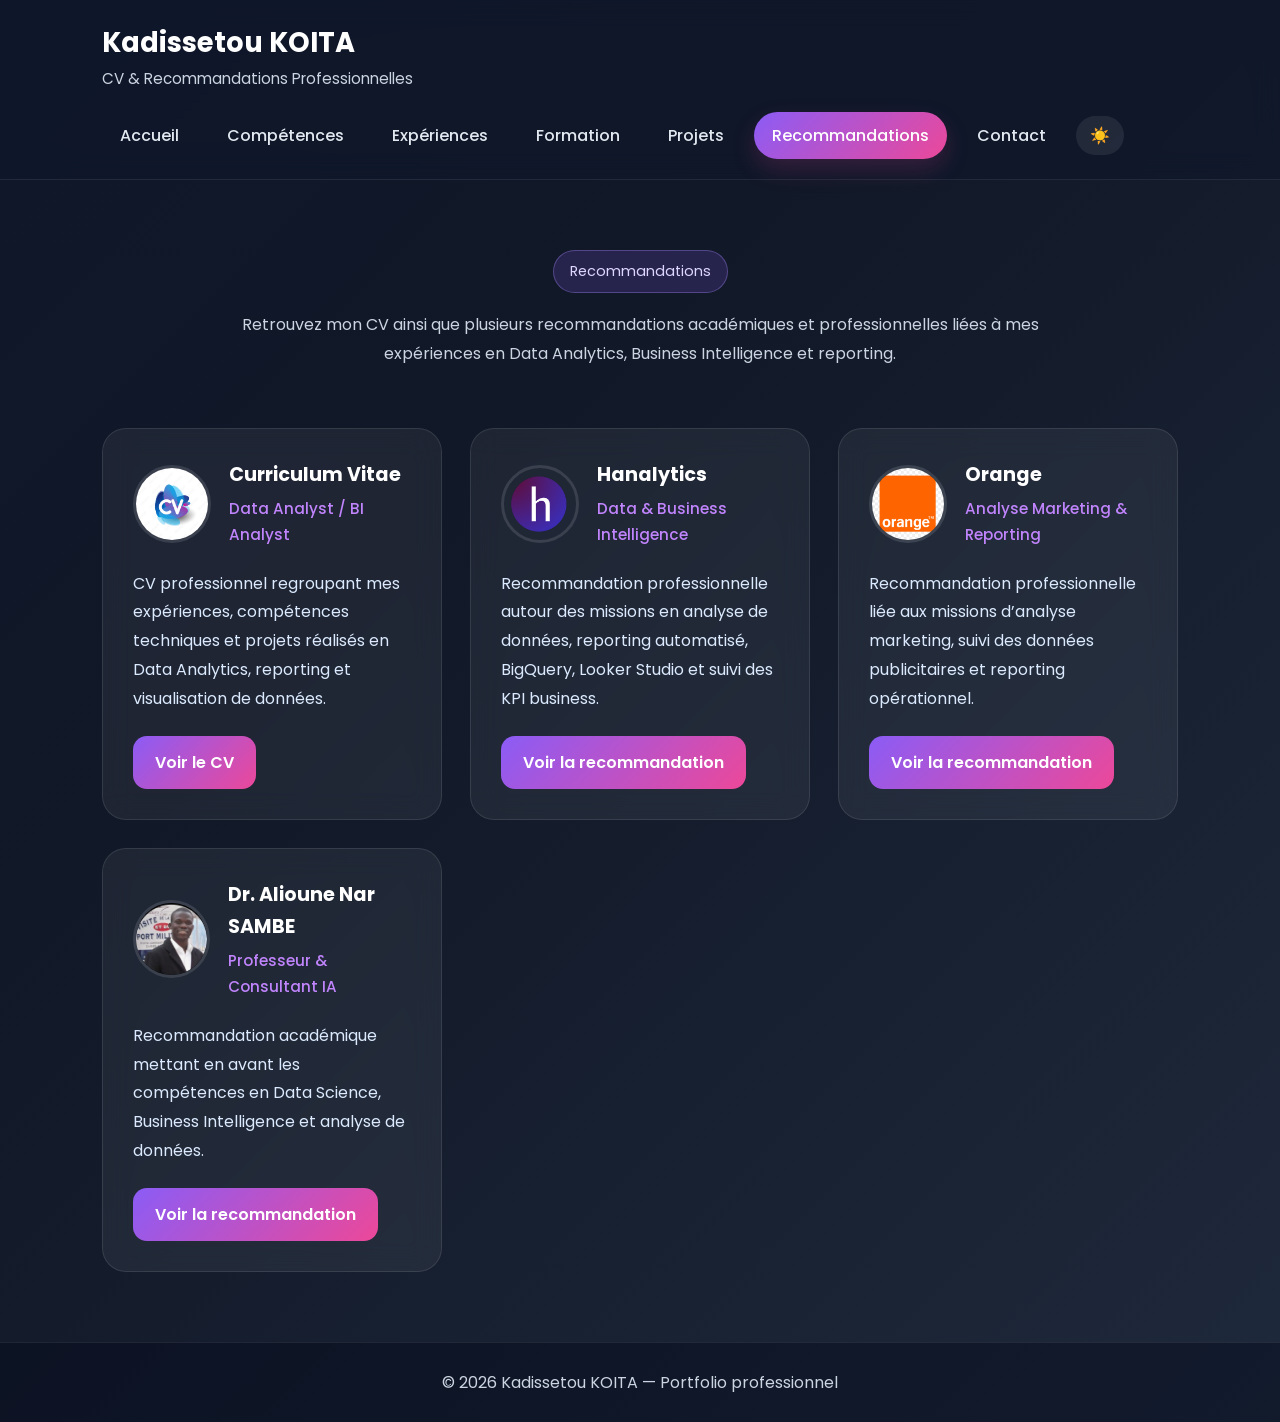
<file: recommandations.html>
<!DOCTYPE html>
<html lang="fr">
<head>
  <meta charset="UTF-8">
  <meta name="viewport" content="width=device-width, initial-scale=1.0">
  <title>Recommandations | Kadissetou KOITA</title>

  <link rel="stylesheet" href="style.css">

  <!-- Google Fonts -->
  <link rel="preconnect" href="https://fonts.googleapis.com">
  <link rel="preconnect" href="https://fonts.gstatic.com" crossorigin>
  <link href="https://fonts.googleapis.com/css2?family=Poppins:wght@300;400;500;600;700;800&display=swap" rel="stylesheet">

  <!-- Google Analytics -->
  <script async src="https://www.googletagmanager.com/gtag/js?id=G-VDNMV1EVS3"></script>
  <script>
    window.dataLayer = window.dataLayer || [];
    function gtag(){dataLayer.push(arguments);}
    gtag('js', new Date());
    gtag('config', 'G-VDNMV1EVS3');
  </script>
</head>

<body class="recommendations-page">

  <!-- HEADER -->
  <header class="header">

    <div class="logo">
      <h1>Kadissetou KOITA</h1>
      <p>CV & Recommandations Professionnelles</p>
    </div>

    <nav class="navbar">
      <a href="index.html">Accueil</a>
      <a href="competences.html">Compétences</a>
      <a href="experiences.html">Expériences</a>
      <a href="formation.html">Formation</a>
      <a href="projets_realises.html">Projets</a>
      <a href="recommandations.html" class="active">Recommandations</a>
      <a href="contact.html">Contact</a>

      <button class="theme-toggle" id="theme-toggle">☀️</button>
    </nav>

  </header>

  <!-- MAIN -->
  <main class="recommendations-main">

    <!-- INTRO -->
    <section class="recommendations-intro reveal">

      <span class="badge">
        Recommandations
      </span>

      <p>
        Retrouvez mon CV ainsi que plusieurs recommandations
        académiques et professionnelles liées à mes expériences
        en Data Analytics, Business Intelligence et reporting.
      </p>

    </section>

    <!-- GRID -->
    <section class="recommendations-grid reveal">

      <!-- CV -->
      <article class="recommendation-card">

        <div class="recommendation-top">

          <img src="images/cv.jpg" alt="CV">

          <div>
            <h3>Curriculum Vitae</h3>
            <h4>Data Analyst / BI Analyst</h4>
          </div>

        </div>

        <p>
          CV professionnel regroupant mes expériences,
          compétences techniques et projets réalisés
          en Data Analytics, reporting et visualisation de données.
        </p>

        <a href="PDF/cv-kadissetou-koita.pdf"
           target="_blank"
           class="recommendation-btn">
           Voir le CV
        </a>

      </article>

      <!-- HANALYTICS -->
      <article class="recommendation-card">

        <div class="recommendation-top">

          <img src="images/hanalytics.png" alt="Hanalytics">

          <div>
            <h3>Hanalytics</h3>
            <h4>Data & Business Intelligence</h4>
          </div>

        </div>

        <p>
          Recommandation professionnelle autour des missions
          en analyse de données, reporting automatisé,
          BigQuery, Looker Studio et suivi des KPI business.
        </p>

        <a href="PDF/recommandation-hanalytics.pdf"
           target="_blank"
           class="recommendation-btn">
           Voir la recommandation
        </a>

      </article>

      <!-- ORANGE -->
      <article class="recommendation-card">

        <div class="recommendation-top">

          <img src="images/orange.png" alt="Orange">

          <div>
            <h3>Orange</h3>
            <h4>Analyse Marketing & Reporting</h4>
          </div>

        </div>

        <p>
          Recommandation professionnelle liée aux missions
          d’analyse marketing, suivi des données publicitaires
          et reporting opérationnel.
        </p>

        <a href="PDF/recommandation-orange.pdf"
           target="_blank"
           class="recommendation-btn">
           Voir la recommandation
        </a>

      </article>

      <!-- ALIOUNE -->
      <article class="recommendation-card">

        <div class="recommendation-top">

          <img src="images/alioune.png" alt="Alioune">

          <div>
            <h3>Dr. Alioune Nar SAMBE</h3>
            <h4>Professeur & Consultant IA</h4>
          </div>

        </div>

        <p>
          Recommandation académique mettant en avant
          les compétences en Data Science,
          Business Intelligence et analyse de données.
        </p>

        <a href="PDF/recommandation-alioune.pdf"
           target="_blank"
           class="recommendation-btn">
           Voir la recommandation
        </a>

      </article>

    </section>

  </main>

  <!-- FOOTER -->
  <footer class="footer">
    <p>
      © 2026 Kadissetou KOITA — Portfolio professionnel
    </p>
  </footer>

  <script src="script.js"></script>

</body>
</html>
</file>
<file: style.css>
* {
  margin: 0;
  padding: 0;
  box-sizing: border-box;
}

html {
  scroll-behavior: smooth;
}

body {
  font-family: 'Poppins', sans-serif;
  background: linear-gradient(135deg, #0f172a 0%, #111827 35%, #1e293b 100%);
  color: #f8fafc;
  line-height: 1.7;
}

/* HEADER */
.header {
  position: sticky;
  top: 0;
  z-index: 1000;
  backdrop-filter: blur(14px);
  background: rgba(15, 23, 42, 0.75);
  border-bottom: 1px solid rgba(255, 255, 255, 0.08);
  padding: 20px 8%;
  display: flex;
  justify-content: space-between;
  align-items: center;
  gap: 20px;
  flex-wrap: wrap;
}

.logo h1 {
  font-size: 1.7rem;
  font-weight: 700;
  color: #ffffff;
}

.logo p {
  font-size: 0.95rem;
  color: #cbd5e1;
}

/* NAVBAR */

.navbar {
  display: flex;
  gap: 12px;
  flex-wrap: wrap;
  align-items: center;
}

.navbar a {
  text-decoration: none;
  color: #e2e8f0;
  font-weight: 500;
  transition: 0.3s ease;
  padding: 10px 18px;
  border-radius: 999px;
}

/* effet au survol */
.navbar a:hover {
  background: rgba(255, 255, 255, 0.08);
  color: #ffffff;
}

/* page active entourée en rose/violet */
.navbar a.active {
  background: linear-gradient(135deg, #8b5cf6, #ec4899);
  color: white !important;
  box-shadow: 0 10px 25px rgba(236, 72, 153, 0.18);
}

/* HERO */
.hero {
  min-height: 88vh;
  padding: 80px 8%;
  display: grid;
  grid-template-columns: 1.2fr 0.8fr;
  gap: 50px;
  align-items: center;
}

.badge {
  display: inline-block;
  background: rgba(139, 92, 246, 0.18);
  border: 1px solid rgba(167, 139, 250, 0.35);
  color: #ddd6fe;
  padding: 8px 16px;
  border-radius: 999px;
  font-size: 0.9rem;
  margin-bottom: 18px;
}

.hero-text h2 {
  font-size: 3rem;
  line-height: 1.2;
  margin-bottom: 20px;
  color: #ffffff;
}

.hero-text p {
  color: #cbd5e1;
  font-size: 1.05rem;
  max-width: 650px;
  margin-bottom: 30px;
}

.hero-buttons {
  display: flex;
  gap: 16px;
  flex-wrap: wrap;
}

.btn-primary,
.btn-secondary {
  text-decoration: none;
  padding: 14px 24px;
  border-radius: 14px;
  font-weight: 600;
  transition: 0.3s ease;
  display: inline-block;
}

.btn-primary {
  background: linear-gradient(135deg, #8b5cf6, #ec4899);
  color: white;
  box-shadow: 0 12px 30px rgba(236, 72, 153, 0.18);
}

.btn-primary:hover {
  transform: translateY(-3px);
}

.btn-secondary {
  border: 1px solid rgba(255, 255, 255, 0.15);
  color: #f8fafc;
  background: rgba(255, 255, 255, 0.05);
}

.btn-secondary:hover {
  background: rgba(255, 255, 255, 0.09);
  transform: translateY(-3px);
}

.hero-card {
  display: flex;
  justify-content: center;
}

.glass-card {
  width: 100%;
  max-width: 380px;
  background: rgba(255, 255, 255, 0.08);
  border: 1px solid rgba(255, 255, 255, 0.12);
  backdrop-filter: blur(18px);
  border-radius: 24px;
  padding: 32px;
  box-shadow: 0 20px 60px rgba(0, 0, 0, 0.25);
  animation: floatCard 4s ease-in-out infinite;
}

.glass-card h3 {
  font-size: 1.4rem;
  margin-bottom: 18px;
  color: #fff;
}

.glass-card ul {
  padding-left: 20px;
  color: #e2e8f0;
}

.glass-card li {
  margin-bottom: 12px;
}

/* SECTIONS */
.section {
  padding: 80px 8%;
}

.section-title {
  margin-bottom: 35px;
}

.section-title span {
  color: #c084fc;
  font-weight: 600;
  text-transform: uppercase;
  font-size: 0.85rem;
  letter-spacing: 1.5px;
}

.section-title h2 {
  font-size: 2.2rem;
  color: #ffffff;
  margin-top: 8px;
}

/* ABOUT */
.about-grid {
  display: grid;
  grid-template-columns: 1.3fr 0.7fr;
  gap: 24px;
}

.about-card,
.info-card,
.site-box {
  background: rgba(255, 255, 255, 0.06);
  border: 1px solid rgba(255, 255, 255, 0.10);
  border-radius: 22px;
  padding: 28px;
  box-shadow: 0 12px 40px rgba(0, 0, 0, 0.18);
  transition: 0.35s ease;
}

.about-card:hover,
.info-card:hover,
.site-box:hover {
  transform: translateY(-8px);
  border-color: rgba(236, 72, 153, 0.35);
}

.about-card p,
.site-box p {
  color: #dbeafe;
  margin-bottom: 16px;
}

.about-card h3 {
  margin-bottom: 15px;
  color: #fff;
}

.about-card ul {
  padding-left: 20px;
  color: #dbeafe;
}

.about-card li {
  margin-bottom: 10px;
}

.large-card {
  min-height: 100%;
}

/* CARDS */
.cards-grid {
  display: grid;
  grid-template-columns: repeat(4, 1fr);
  gap: 22px;
}

.info-card .icon {
  font-size: 2rem;
  margin-bottom: 14px;
}

.info-card h3 {
  margin-bottom: 10px;
  color: #fff;
}

.info-card p {
  color: #cbd5e1;
}

/* TECH TAGS */
.tech-tags {
  margin-top: 22px;
  display: flex;
  flex-wrap: wrap;
  gap: 12px;
}

.tech-tags span {
  background: rgba(139, 92, 246, 0.14);
  color: #e9d5ff;
  border: 1px solid rgba(167, 139, 250, 0.25);
  padding: 10px 14px;
  border-radius: 999px;
  font-size: 0.92rem;
}

/* CTA */
.cta {
  margin: 40px 8% 80px;
  padding: 55px 30px;
  text-align: center;
  border-radius: 28px;
  background: linear-gradient(135deg, rgba(139, 92, 246, 0.22), rgba(236, 72, 153, 0.18));
  border: 1px solid rgba(255, 255, 255, 0.12);
}

.cta h2 {
  font-size: 2rem;
  margin-bottom: 14px;
}

.cta p {
  color: #e2e8f0;
  max-width: 700px;
  margin: 0 auto 24px;
}

/* FOOTER */
.footer {
  text-align: center;
  padding: 26px;
  color: #cbd5e1;
  border-top: 1px solid rgba(255, 255, 255, 0.08);
  background: rgba(2, 6, 23, 0.4);
}

/* ANIMATIONS */
.reveal {
  opacity: 0;
  transform: translateY(40px);
  transition: all 0.8s ease;
}

.reveal.visible {
  opacity: 1;
  transform: translateY(0);
}

@keyframes floatCard {
  0% { transform: translateY(0px); }
  50% { transform: translateY(-10px); }
  100% { transform: translateY(0px); }
}

@keyframes fadeUp {
  from {
    opacity: 0;
    transform: translateY(30px);
  }
  to {
    opacity: 1;
    transform: translateY(0);
  }
}

/* ================= CONTACT PAGE ================= */

.contact-page {
  min-height: 100vh;
  display: flex;
  flex-direction: column;
  padding: 0;
}

.contact-page .header {
  width: 100%;
}

.contact-page .contact-main {
  flex: 1;
  width: 100%;
  padding: 70px 8%;
  display: flex;
  justify-content: center;
  align-items: center;
}

.contact-page .contact-container {
  width: 100%;
  max-width: 750px;
  padding: 40px;
  border-radius: 28px;
  background: rgba(255, 255, 255, 0.07);
  border: 1px solid rgba(255, 255, 255, 0.10);
  backdrop-filter: blur(18px);
  -webkit-backdrop-filter: blur(18px);
  box-shadow: 0 25px 70px rgba(0, 0, 0, 0.30);
  animation: fadeUp 1s ease;
}

.contact-page .contact-container h1 {
  text-align: center;
  font-size: 2.2rem;
  margin-bottom: 12px;
  color: #ffffff;
}

.contact-page .contact-container > p {
  text-align: center;
  color: #cbd5e1;
  margin-bottom: 30px;
  font-size: 1rem;
}

.contact-page .contact-form {
  display: grid;
  gap: 20px;
}

.contact-page .form-group {
  display: flex;
  flex-direction: column;
}

.contact-page .form-group label {
  margin-bottom: 8px;
  font-weight: 600;
  color: #f8fafc;
}

.contact-page .form-group input,
.contact-page .form-group textarea {
  background: rgba(255, 255, 255, 0.06);
  border: 1px solid rgba(255, 255, 255, 0.12);
  color: #ffffff;
  padding: 14px 16px;
  border-radius: 14px;
  font-size: 1rem;
  outline: none;
  transition: 0.3s ease;
}

.contact-page .form-group input::placeholder,
.contact-page .form-group textarea::placeholder {
  color: #94a3b8;
}

.contact-page .form-group input:focus,
.contact-page .form-group textarea:focus {
  border-color: #a78bfa;
  box-shadow: 0 0 0 3px rgba(167, 139, 250, 0.2);
  transform: translateY(-2px);
}

.contact-page .form-group textarea {
  min-height: 140px;
  resize: vertical;
}

.contact-page .btn-submit {
  background: linear-gradient(135deg, #8b5cf6, #ec4899);
  border: none;
  padding: 15px;
  border-radius: 14px;
  color: white;
  font-weight: 700;
  font-size: 1rem;
  cursor: pointer;
  transition: 0.3s ease;
  box-shadow: 0 12px 30px rgba(236, 72, 153, 0.18);
}

.contact-page .btn-submit:hover {
  transform: translateY(-3px);
}

.contact-page .contact-info {
  margin-top: 30px;
  text-align: center;
  color: #cbd5e1;
  line-height: 2;
  border-top: 1px solid rgba(255, 255, 255, 0.10);
  padding-top: 20px;
}

.contact-page .contact-info p {
  margin-bottom: 8px;
}

.contact-page .contact-info a {
  color: #c084fc;
  text-decoration: none;
  font-weight: 600;
  transition: 0.3s ease;
}

.contact-page .contact-info a:hover {
  color: #f472b6;
}

.contact-page .success-message {
  display: none;
  margin-top: 18px;
  padding: 14px 16px;
  border-radius: 14px;
  background: rgba(34, 197, 94, 0.15);
  color: #dcfce7;
  border: 1px solid rgba(34, 197, 94, 0.28);
  text-align: center;
  font-weight: 500;
}

.contact-page .input-error {
  border-color: rgba(248, 113, 113, 0.8) !important;
  box-shadow: 0 0 0 4px rgba(248, 113, 113, 0.12) !important;
}

/* RESPONSIVE CONTACT */

@media (max-width: 700px) {

  .contact-page .contact-main {
    padding: 40px 14px;
  }

  .contact-page .contact-container {
    padding: 28px 20px;
    border-radius: 22px;
  }

  .contact-page .contact-container h1 {
    font-size: 1.8rem;
  }

  .contact-page .contact-container > p {
    font-size: 0.95rem;
  }
}
/* ================= EXPERIENCES PAGE ================= */

.experiences-page {
  min-height: 100vh;
  display: flex;
  flex-direction: column;
}

.experiences-page .experiences-main {
  flex: 1;
  padding: 70px 8% 90px;
}

.experiences-page .experiences-intro {
  max-width: 850px;
  margin: 0 auto 45px;
  text-align: center;
}

.experiences-page .experiences-intro h2 {
  font-size: 2.8rem;
  color: #ffffff;
  margin-bottom: 16px;
}

.experiences-page .experiences-intro p {
  color: #cbd5e1;
  font-size: 1.05rem;
  line-height: 1.8;
}

.experiences-page .experiences-grid {
  max-width: 1100px;
  margin: 0 auto;
  display: grid;
  gap: 28px;
}

.experiences-page .experience-card {
  background: rgba(255, 255, 255, 0.06);
  border: 1px solid rgba(255, 255, 255, 0.10);
  border-radius: 24px;
  padding: 30px 32px;
  box-shadow: 0 14px 40px rgba(0, 0, 0, 0.18);
  transition: all 0.35s ease;
}

.experiences-page .experience-card:hover {
  transform: translateY(-8px);
  border-color: rgba(236, 72, 153, 0.35);
  box-shadow: 0 18px 45px rgba(0, 0, 0, 0.22);
}

.experiences-page .experience-date {
  display: inline-block;
  margin-bottom: 16px;
  padding: 8px 15px;
  border-radius: 999px;
  background: rgba(139, 92, 246, 0.14);
  color: #e9d5ff;
  border: 1px solid rgba(167, 139, 250, 0.25);
  font-size: 0.92rem;
  font-weight: 600;
}

.experiences-page .experience-card h3 {
  color: #ffffff;
  font-size: 1.55rem;
  margin-bottom: 6px;
  line-height: 1.3;
}

.experiences-page .experience-card h4 {
  color: #c084fc;
  font-size: 1.05rem;
  font-weight: 600;
  margin-bottom: 14px;
}

.experiences-page .experience-intro-text {
  color: #dbeafe;
  margin-bottom: 14px;
  font-style: italic;
}

.experiences-page .experience-card ul {
  padding-left: 22px;
  color: #cbd5e1;
}

.experiences-page .experience-card li {
  margin-bottom: 12px;
  line-height: 1.8;
}

@media (max-width: 768px) {
  .experiences-page .experiences-main {
    padding: 50px 5% 70px;
  }

  .experiences-page .experiences-intro h2 {
    font-size: 2.1rem;
  }

  .experiences-page .experience-card {
    padding: 22px;
  }

  .experiences-page .experience-card h3 {
    font-size: 1.2rem;
  }

  .experiences-page .experience-card h4 {
    font-size: 1rem;
  }
}

/* ================= FORMATION PAGE ================= */

.formation-page {
  min-height: 100vh;
  display: flex;
  flex-direction: column;
}

.formation-page .formation-main {
  flex: 1;
  width: 100%;
  padding: 70px 8% 90px;
  display: flex;
  justify-content: center;
  align-items: center;
}

.formation-page .formation-cards {
  width: 100%;
  max-width: 900px;
  display: grid;
  gap: 24px;
}

.formation-page .formation-card {
  background: rgba(255, 255, 255, 0.06);
  border: 1px solid rgba(255, 255, 255, 0.10);
  border-radius: 24px;
  padding: 30px 32px;
  box-shadow: 0 14px 40px rgba(0, 0, 0, 0.18);
  transition: all 0.35s ease;
}

.formation-page .formation-card:hover {
  transform: translateY(-8px);
  border-color: rgba(236, 72, 153, 0.35);
  box-shadow: 0 18px 45px rgba(0, 0, 0, 0.22);
}

.formation-page .formation-year {
  display: inline-block;
  margin-bottom: 16px;
  padding: 8px 15px;
  border-radius: 999px;
  background: rgba(139, 92, 246, 0.14);
  color: #e9d5ff;
  border: 1px solid rgba(167, 139, 250, 0.25);
  font-size: 0.92rem;
  font-weight: 600;
}

.formation-page .formation-card h3 {
  color: #ffffff;
  font-size: 1.4rem;
  margin-bottom: 8px;
}

.formation-page .formation-card p {
  color: #cbd5e1;
  font-size: 1rem;
}

@media (max-width: 700px) {
  .formation-page .formation-main {
    padding: 40px 5% 70px;
  }

  .formation-page .formation-card {
    padding: 22px;
  }

  .formation-page .formation-card h3 {
    font-size: 1.15rem;
  }
}

/* ================= COMPETENCES PAGE ================= */

.competences-page {
  min-height: 100vh;
  display: flex;
  flex-direction: column;
}

.competences-page .competences-main {
  flex: 1;
  width: 100%;
  padding: 60px 8% 80px;
}

.competences-page .competences-intro {
  max-width: 850px;
  margin: 0 auto 38px;
  text-align: center;
}

.competences-page .competences-intro p {
  color: #cbd5e1;
  font-size: 1.05rem;
  line-height: 1.8;
  margin-top: 16px;
}

.competences-page .competences-grid {
  max-width: 1100px;
  margin: 0 auto;
  display: grid;
  grid-template-columns: repeat(2, 1fr);
  gap: 24px;
}

.competences-page .competence-card {
  background: rgba(255, 255, 255, 0.06);
  border: 1px solid rgba(255, 255, 255, 0.10);
  border-radius: 24px;
  padding: 24px 26px;
  box-shadow: 0 14px 40px rgba(0, 0, 0, 0.18);
  transition: all 0.35s ease;
  min-height: 260px;
}

.competences-page .competence-card:hover {
  transform: translateY(-8px);
  border-color: rgba(236, 72, 153, 0.35);
  box-shadow: 0 18px 45px rgba(0, 0, 0, 0.22);
}

.competences-page .competence-card h3 {
  color: #ffffff;
  font-size: 1.35rem;
  margin-bottom: 12px;
}

.competences-page .competence-card p {
  color: #cbd5e1;
  margin-bottom: 14px;
  line-height: 1.7;
}

.competences-page .competence-tags {
  display: flex;
  flex-wrap: wrap;
  gap: 10px;
}

.competences-page .competence-tags span {
  background: rgba(139, 92, 246, 0.14);
  color: #e9d5ff;
  border: 1px solid rgba(167, 139, 250, 0.25);
  padding: 8px 13px;
  border-radius: 999px;
  font-size: 0.9rem;
  font-weight: 500;
}

@media (max-width: 900px) {
  .competences-page .competences-grid {
    grid-template-columns: 1fr;
  }
}

@media (max-width: 700px) {
  .competences-page .competences-main {
    padding: 40px 5% 70px;
  }

  .competences-page .competence-card {
    padding: 22px;
    min-height: auto;
  }

  .competences-page .competence-card h3 {
    font-size: 1.15rem;
  }
}

/* ================= PROJECTS PAGE ================= */

.projects-page {
  min-height: 100vh;
  display: flex;
  flex-direction: column;
}

.projects-page .projects-main {
  flex: 1;
  width: 100%;
  padding: 70px 8% 90px;
}

.projects-page .projects-intro {
  max-width: 850px;
  margin: 0 auto 45px;
  text-align: center;
}

.projects-page .projects-intro p {
  color: #cbd5e1;
  font-size: 1.05rem;
  line-height: 1.8;
  margin-top: 18px;
}

.projects-page .projects-grid {
  max-width: 1150px;
  margin: 0 auto;
  display: grid;
  grid-template-columns: repeat(2, 1fr);
  gap: 28px;
}

.projects-page .project-card {
  background: rgba(255, 255, 255, 0.06);
  border: 1px solid rgba(255, 255, 255, 0.10);
  border-radius: 24px;
  padding: 30px 32px;
  box-shadow: 0 14px 40px rgba(0, 0, 0, 0.18);
  transition: all 0.35s ease;
}

.projects-page .project-card:hover {
  transform: translateY(-8px);
  border-color: rgba(236, 72, 153, 0.35);
  box-shadow: 0 18px 45px rgba(0, 0, 0, 0.22);
}

.projects-page .project-top {
  display: flex;
  justify-content: space-between;
  gap: 16px;
  align-items: center;
  margin-bottom: 18px;
}

.projects-page .project-category,
.projects-page .project-year {
  font-size: 0.85rem;
  letter-spacing: 1px;
  text-transform: uppercase;
  color: #e9d5ff;
}

.projects-page .project-card h3 {
  color: #ffffff;
  font-size: 1.45rem;
  margin-bottom: 12px;
}

.projects-page .project-card p {
  color: #cbd5e1;
  margin-bottom: 18px;
}

.projects-page .project-tags {
  display: flex;
  flex-wrap: wrap;
  gap: 10px;
  margin-bottom: 22px;
}

.projects-page .project-tags span {
  background: rgba(139, 92, 246, 0.14);
  color: #e9d5ff;
  border: 1px solid rgba(167, 139, 250, 0.25);
  padding: 8px 13px;
  border-radius: 999px;
  font-size: 0.9rem;
}

.projects-page .project-link {
  display: inline-block;
  text-decoration: none;
  color: white;
  font-weight: 700;
  padding: 12px 18px;
  border-radius: 999px;
  background: linear-gradient(135deg, #8b5cf6, #ec4899);
  box-shadow: 0 10px 25px rgba(236, 72, 153, 0.18);
  transition: 0.3s ease;
}

.projects-page .project-link:hover {
  transform: translateY(-3px);
}

.projects-page .projects-note {
  max-width: 900px;
  margin: 35px auto 0;
  padding: 20px 24px;
  border-radius: 18px;
  background: rgba(139, 92, 246, 0.10);
  border: 1px solid rgba(167, 139, 250, 0.20);
  color: #dbeafe;
  text-align: center;
}

@media (max-width: 900px) {
  .projects-page .projects-grid {
    grid-template-columns: 1fr;
  }
}

@media (max-width: 700px) {
  .projects-page .projects-main {
    padding: 40px 5% 70px;
  }

  .projects-page .project-card {
    padding: 22px;
  }

  .projects-page .project-top {
    flex-direction: column;
    align-items: flex-start;
  }

  .projects-page .project-card h3 {
    font-size: 1.2rem;
  }
}

/* ================= RECOMMENDATIONS PAGE ================= */

.recommendations-page {
  min-height: 100vh;
}

.recommendations-main {
  padding: 70px 8%;
}

.recommendations-intro {
  text-align: center;
  max-width: 850px;
  margin: 0 auto 60px;
}

.recommendations-intro h2 {
  font-size: 2.7rem;
  color: #ffffff;
  margin: 16px 0;
}

.recommendations-intro p {
  color: #cbd5e1;
  line-height: 1.8;
}

.documents-section {
  margin-bottom: 60px;
}

.documents-section h3 {
  color: white;
  margin-bottom: 25px;
  font-size: 1.5rem;
}

.documents-grid {
  display: grid;
  grid-template-columns: repeat(auto-fit, minmax(260px, 1fr));
  gap: 22px;
}

.document-card {
  display: flex;
  align-items: center;
  gap: 18px;
  text-decoration: none;
  background: rgba(255,255,255,0.06);
  border: 1px solid rgba(255,255,255,0.1);
  border-radius: 20px;
  padding: 22px;
  transition: 0.35s ease;
}

.document-card:hover {
  transform: translateY(-6px);
  border-color: rgba(236,72,153,0.4);
}

.document-card span {
  font-size: 2rem;
}

.document-card h4 {
  color: white;
  margin-bottom: 5px;
}

.document-card p {
  color: #cbd5e1;
  font-size: 0.92rem;
}

.recommendations-grid {
  display: grid;
  grid-template-columns: repeat(auto-fit, minmax(320px, 1fr));
  gap: 28px;
}

.recommendation-card {
  background: rgba(255,255,255,0.06);
  border: 1px solid rgba(255,255,255,0.1);
  border-radius: 24px;
  padding: 30px;
  backdrop-filter: blur(14px);
  transition: 0.35s ease;
}

.recommendation-card:hover {
  transform: translateY(-8px);
  border-color: rgba(236,72,153,0.4);
}

.recommendation-top {
  display: flex;
  align-items: center;
  gap: 18px;
  margin-bottom: 22px;
}

.recommendation-top img {
  width: 78px;
  height: 78px;
  border-radius: 50%;
  object-fit: cover;
  border: 3px solid rgba(255,255,255,0.12);
}

.recommendation-top h3 {
  color: white;
  font-size: 1.2rem;
  margin-bottom: 4px;
}

.recommendation-top h4 {
  color: #c084fc;
  font-size: 0.95rem;
  font-weight: 500;
}

.recommendation-card p {
  color: #dbeafe;
  line-height: 1.8;
  margin-bottom: 22px;
}

.recommendation-btn {
  display: inline-block;
  text-decoration: none;
  background: linear-gradient(135deg, #8b5cf6, #ec4899);
  color: white;
  padding: 13px 22px;
  border-radius: 14px;
  font-weight: 600;
  transition: 0.3s ease;
}

.recommendation-btn:hover {
  transform: translateY(-3px);
}

@media (max-width: 700px) {

  .recommendations-main {
    padding: 50px 5%;
  }

  .recommendations-intro h2 {
    font-size: 2rem;
  }

  .recommendation-card {
    padding: 24px;
  }

}

/* ================= THEME TOGGLE ================= */

.theme-toggle {
  border: none;
  cursor: pointer;
  padding: 10px 14px;
  border-radius: 999px;
  font-size: 1rem;
  background: rgba(255, 255, 255, 0.08);
  color: #ffffff;
  transition: 0.3s ease;
}

.theme-toggle:hover {
  background: linear-gradient(135deg, #8b5cf6, #ec4899);
  transform: translateY(-2px);
}

/* ================= LIGHT MODE ================= */

body.light-mode {
  background: linear-gradient(135deg, #f8fafc 0%, #eef2ff 45%, #fdf2f8 100%);
  color: #0f172a;
}

body.light-mode .header {
  background: rgba(255, 255, 255, 0.78);
  border-bottom: 1px solid rgba(15, 23, 42, 0.08);
}

body.light-mode .logo h1 {
  color: #0f172a;
}

body.light-mode .logo p,
body.light-mode .hero-text p,
body.light-mode .section-title h2,
body.light-mode .cta p,
body.light-mode .experiences-intro p,
body.light-mode .formation-card p,
body.light-mode .competences-intro p,
body.light-mode .projects-intro p,
body.light-mode .recommendations-intro p,
body.light-mode .contact-container > p {
  color: #334155;
}

body.light-mode .navbar a {
  color: #334155;
}

body.light-mode .navbar a:hover {
  background: rgba(139, 92, 246, 0.10);
  color: #7c3aed;
}

body.light-mode .navbar a.active {
  color: #ffffff !important;
}

body.light-mode .hero-text h2,
body.light-mode .section-title h2,
body.light-mode .glass-card h3,
body.light-mode .about-card h3,
body.light-mode .info-card h3,
body.light-mode .experience-card h3,
body.light-mode .formation-card h3,
body.light-mode .competence-card h3,
body.light-mode .project-card h3,
body.light-mode .recommendation-top h3,
body.light-mode .recommendations-intro h2,
body.light-mode .contact-container h1 {
  color: #0f172a;
}

body.light-mode .glass-card,
body.light-mode .about-card,
body.light-mode .info-card,
body.light-mode .site-box,
body.light-mode .experience-card,
body.light-mode .formation-card,
body.light-mode .competence-card,
body.light-mode .project-card,
body.light-mode .recommendation-card,
body.light-mode .contact-container {
  background: rgba(255, 255, 255, 0.75);
  border: 1px solid rgba(15, 23, 42, 0.08);
  box-shadow: 0 18px 45px rgba(15, 23, 42, 0.10);
}

body.light-mode .about-card p,
body.light-mode .about-card ul,
body.light-mode .site-box p,
body.light-mode .info-card p,
body.light-mode .experience-card li,
body.light-mode .experience-intro-text,
body.light-mode .competence-card p,
body.light-mode .project-card p,
body.light-mode .recommendation-card p {
  color: #475569;
}

body.light-mode .contact-page .form-group label {
  color: #0f172a;
}

body.light-mode .contact-page .form-group input,
body.light-mode .contact-page .form-group textarea {
  background: rgba(255, 255, 255, 0.85);
  border: 1px solid rgba(15, 23, 42, 0.12);
  color: #0f172a;
}

body.light-mode .contact-page .form-group input::placeholder,
body.light-mode .contact-page .form-group textarea::placeholder {
  color: #64748b;
}

body.light-mode .footer {
  background: rgba(255, 255, 255, 0.55);
  color: #475569;
  border-top: 1px solid rgba(15, 23, 42, 0.08);
}

/* ================= FIX LIGHT MODE CONTRAST ================= */

body.light-mode .badge,
body.light-mode .formation-year,
body.light-mode .experience-date,
body.light-mode .competence-tags span,
body.light-mode .project-tags span,
body.light-mode .tech-tags span {
  background: rgba(139, 92, 246, 0.16);
  color: #6d28d9;
  border: 1px solid rgba(139, 92, 246, 0.28);
}

body.light-mode .glass-card ul,
body.light-mode .glass-card li {
  color: #334155;
}

body.light-mode .glass-card h3 {
  color: #0f172a;
}

body.light-mode .section-title span,
body.light-mode .experience-card h4,
body.light-mode .recommendation-top h4 {
  color: #7c3aed;
}

body.light-mode .contact-info,
body.light-mode .contact-info p {
  color: #334155;
}

body.light-mode .contact-info a {
  color: #7c3aed;
}

body.light-mode .theme-toggle {
  background: rgba(139, 92, 246, 0.12);
  color: #7c3aed;
}
body.light-mode .project-category,
body.light-mode .project-year {
  color: #8b5cf6;
}

/* ================= MOBILE FIX GLOBAL ================= */

@media (max-width: 700px) {

  body {
    overflow-x: hidden;
  }

  .header {
    padding: 30px 8%;
    align-items: flex-start;
  }

  .logo h1 {
    font-size: 2rem;
    line-height: 1.2;
  }

  .logo p {
    font-size: 1rem;
  }

  .navbar {
    display: grid;
    grid-template-columns: repeat(2, 1fr);
    width: 100%;
    gap: 18px 24px;
    margin-top: 20px;
  }

  .navbar a,
  .theme-toggle {
    width: fit-content;
    font-size: 1rem;
    padding: 10px 16px;
  }

  .hero {
    display: block;
    min-height: auto;
    padding: 45px 8%;
  }

  .hero-text h2 {
    font-size: 2.45rem;
    line-height: 1.15;
    word-break: normal;
  }

  .hero-text p {
    font-size: 1rem;
    line-height: 1.7;
  }

  .hero-buttons {
    margin-bottom: 30px;
  }

  .hero-card {
    margin-top: 30px;
  }

  .glass-card {
    max-width: 100%;
  }

  .about-grid,
  .cards-grid,
  .competences-page .competences-grid,
  .projects-page .projects-grid,
  .recommendations-grid {
    grid-template-columns: 1fr !important;
  }

  .section,
  .competences-page .competences-main,
  .projects-page .projects-main,
  .experiences-page .experiences-main,
  .formation-page .formation-main,
  .recommendations-main {
    padding-left: 8%;
    padding-right: 8%;
  }

  .about-card,
  .info-card,
  .site-box,
  .competence-card,
  .project-card,
  .experience-card,
  .formation-card,
  .recommendation-card {
    width: 100%;
    max-width: 100%;
  }

  .about-card p,
  .about-card li,
  .info-card p,
  .competence-card p,
  .project-card p,
  .experience-card li,
  .recommendation-card p {
    font-size: 1rem;
    line-height: 1.7;
  }
}

/* ================= EXPERIENCE TAGS ================= */

.experience-tags {
  display: flex;
  flex-wrap: wrap;
  gap: 10px;
  margin-top: 22px;
}

.experience-tags span {
  background: rgba(139, 92, 246, 0.14);
  color: #e9d5ff;
  border: 1px solid rgba(167, 139, 250, 0.25);
  padding: 8px 13px;
  border-radius: 999px;
  font-size: 0.9rem;
  font-weight: 500;
}

body.light-mode .experience-tags span {
  background: rgba(139, 92, 246, 0.16);
  color: #6d28d9;
  border: 1px solid rgba(139, 92, 246, 0.28);
}
</file>
